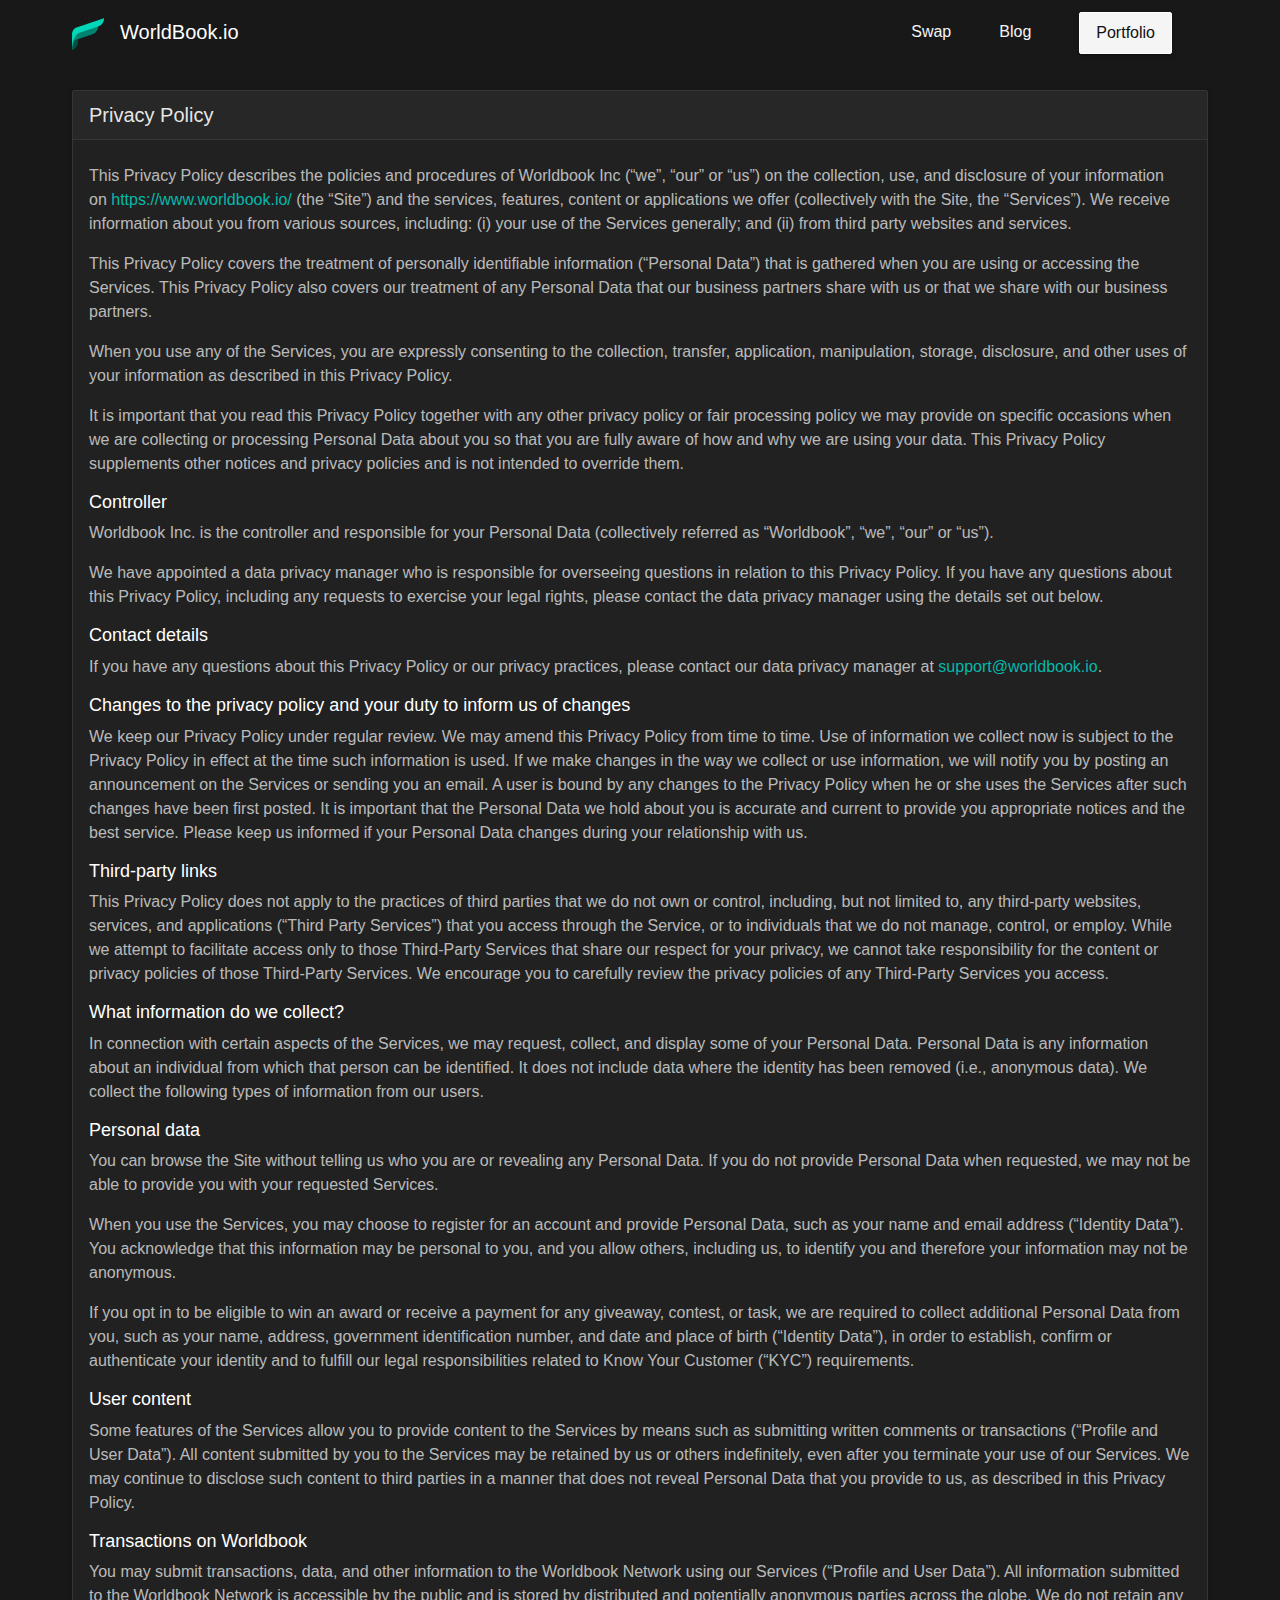
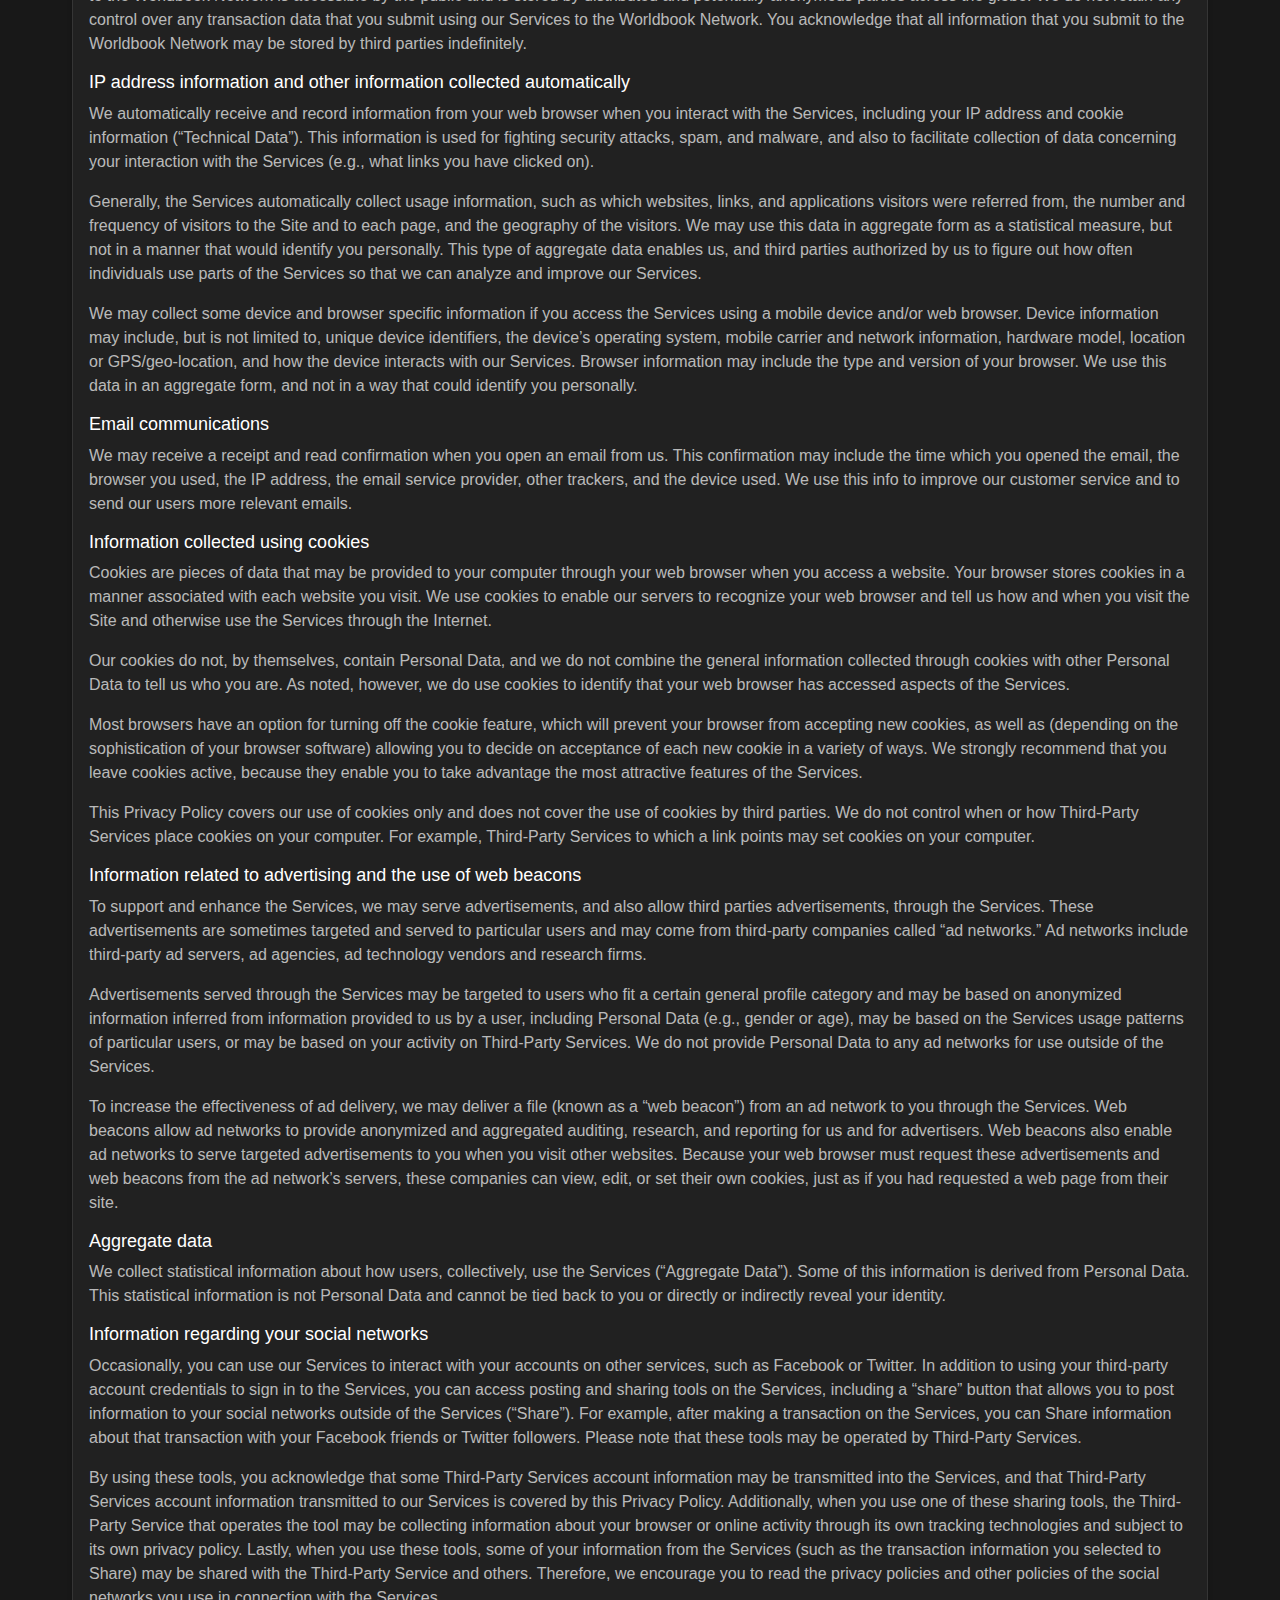
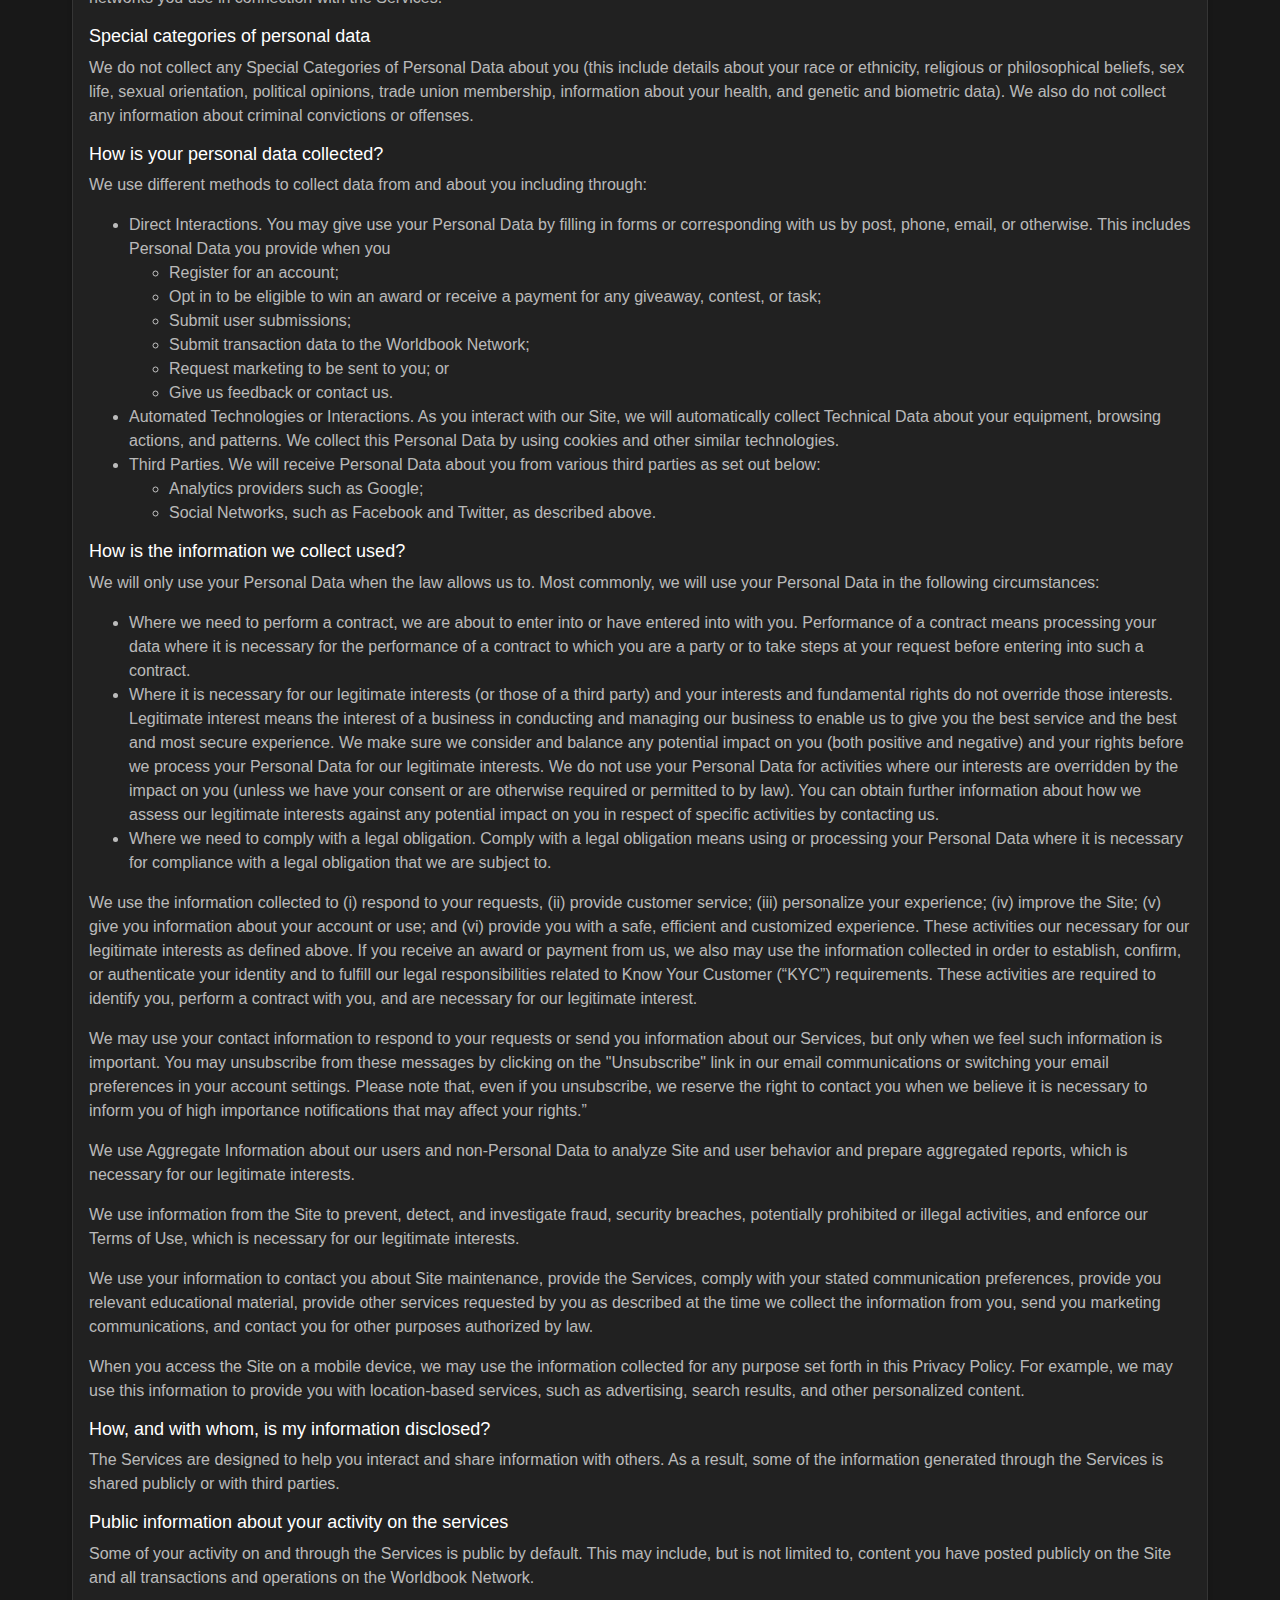
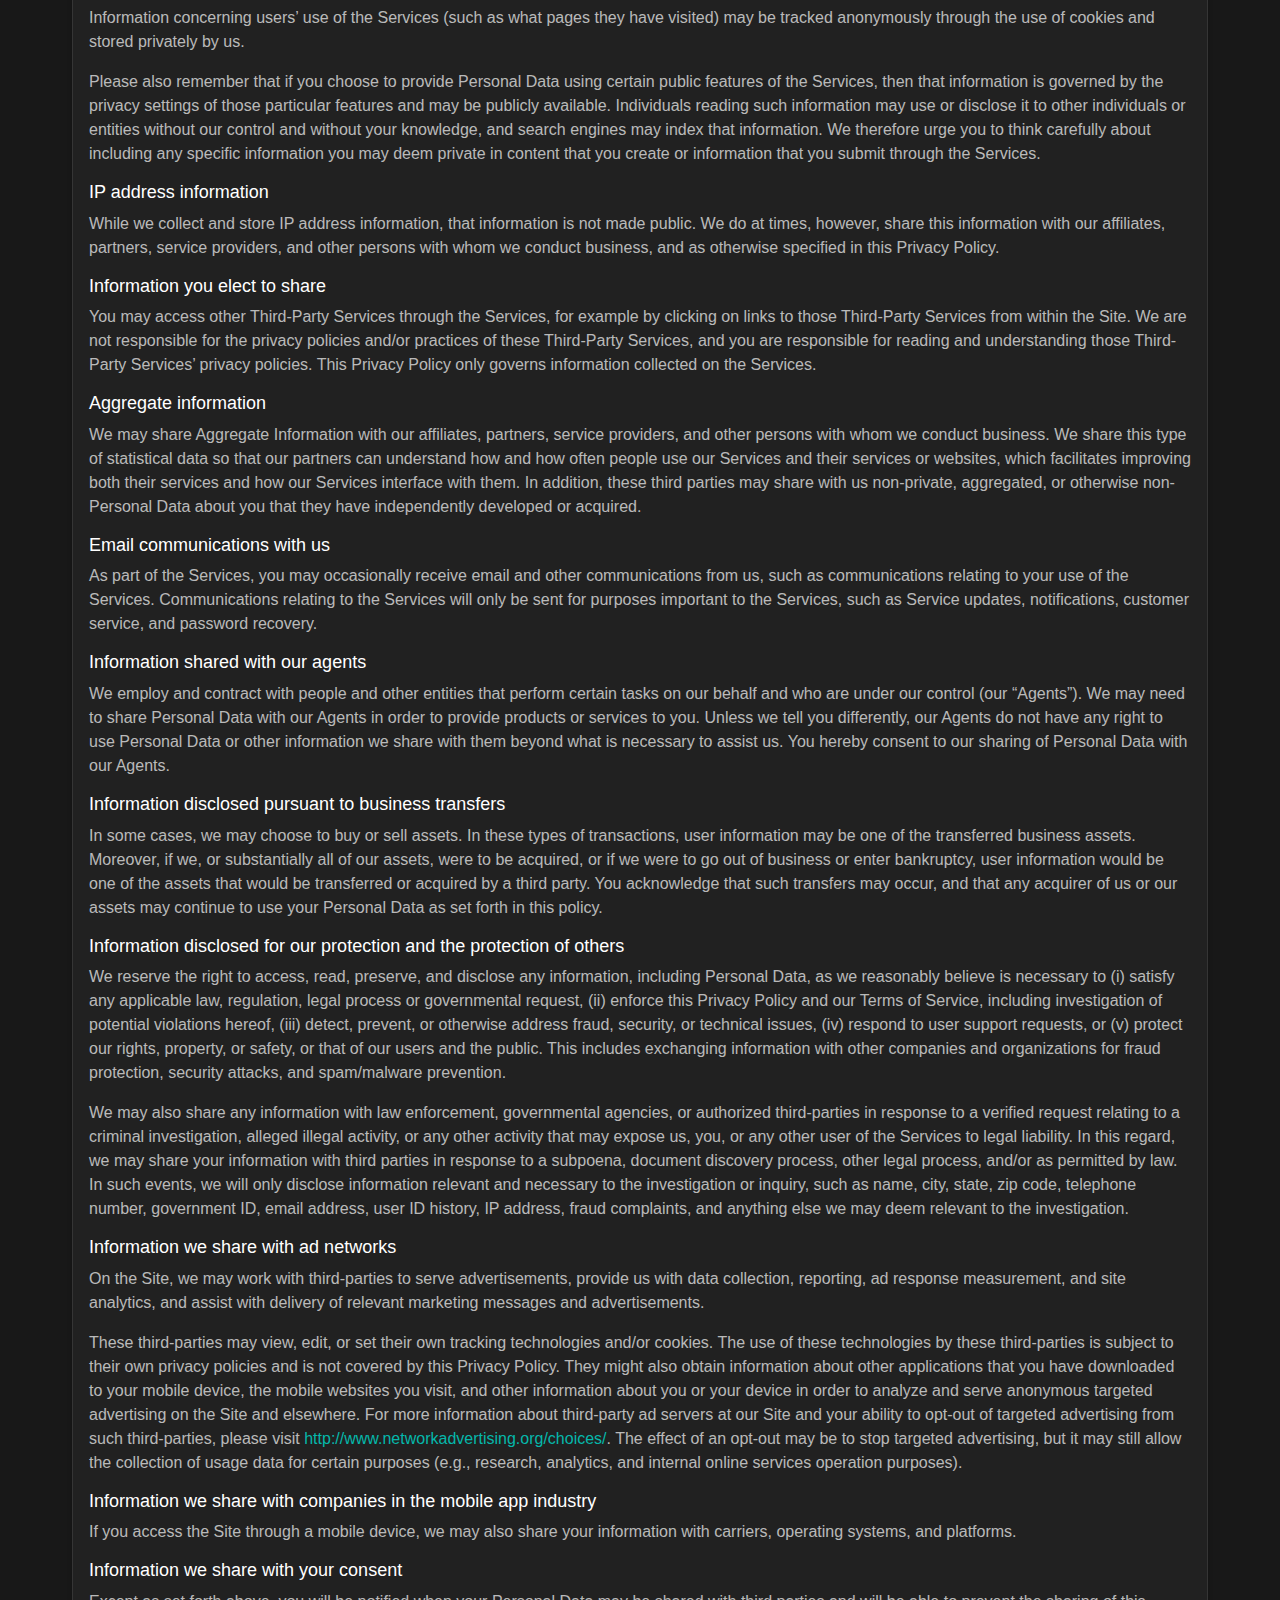
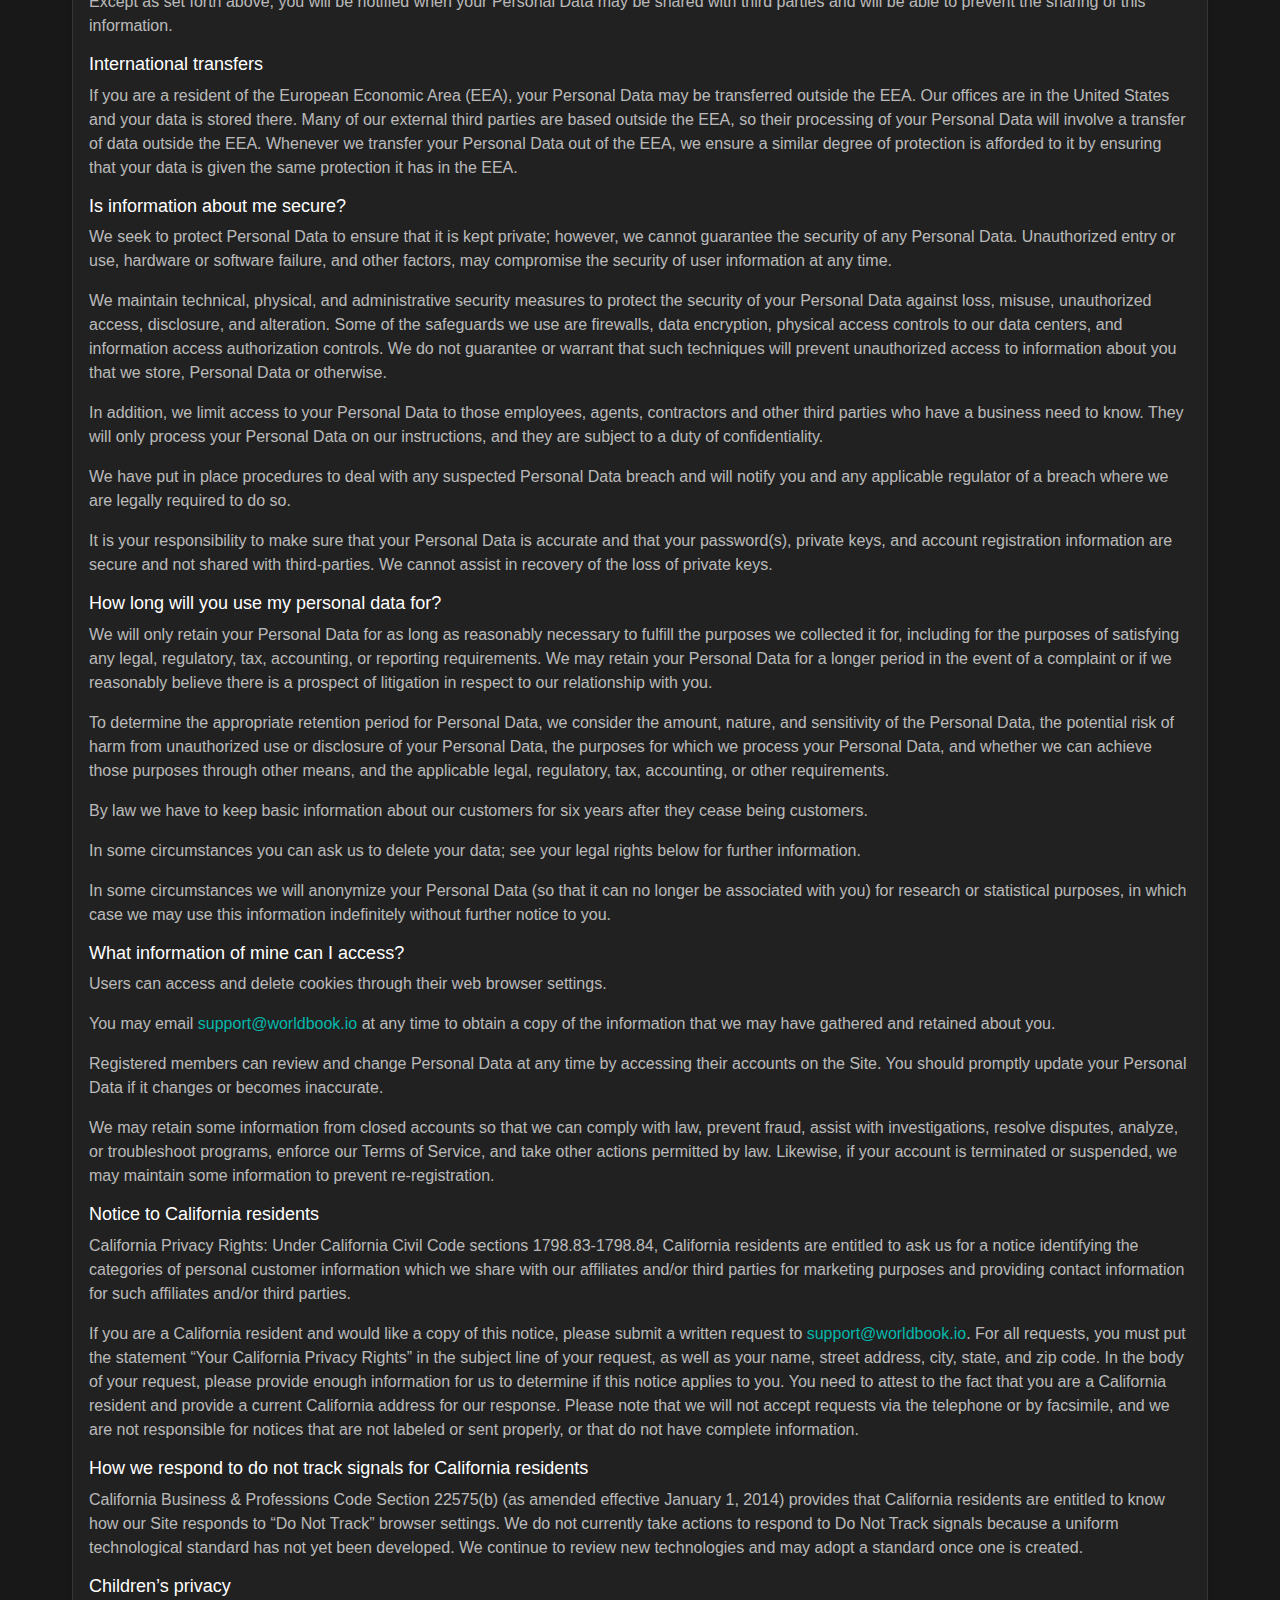
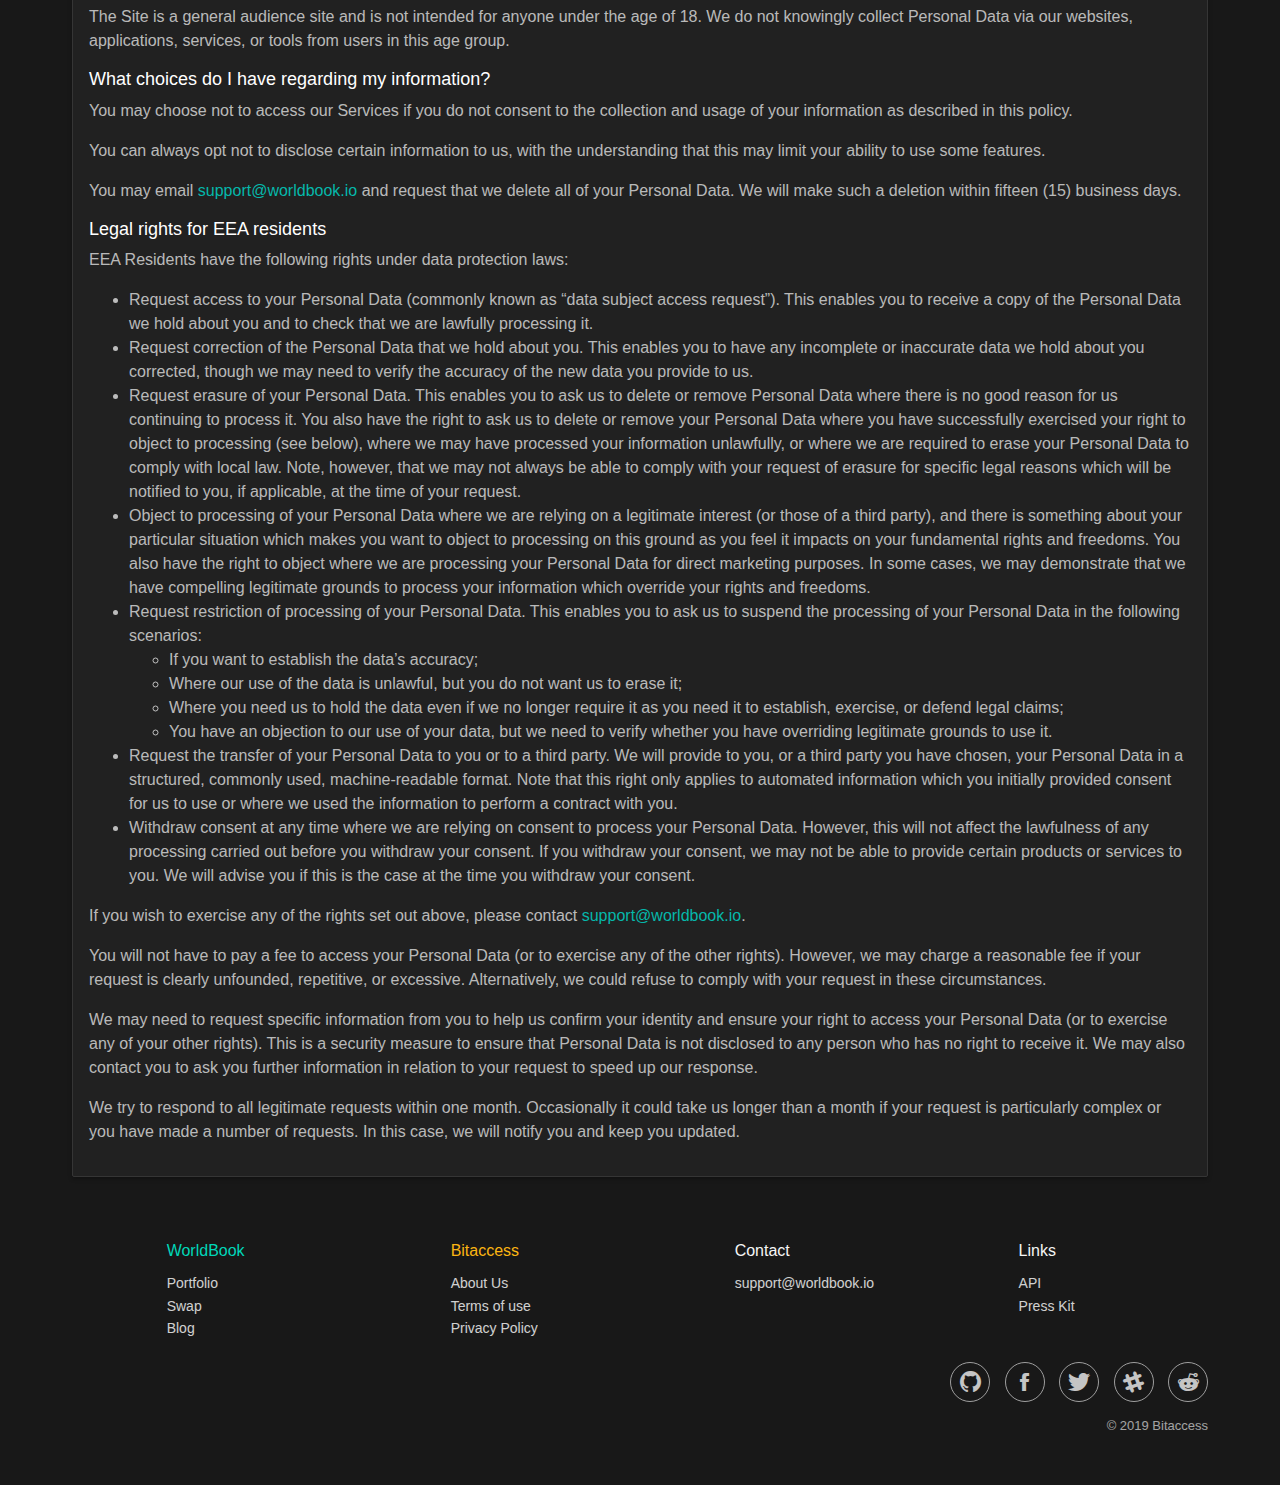
<file: privacy.html>
<!DOCTYPE html>
<html lang="en">
<head>
		<meta charSet="utf-8"/>
		<meta name="viewport" content="width=device-width, initial-scale=1"/>
		<link rel="stylesheet" href="libs/ionicons-2.0/css/ionicons.min.css"/>
		<link rel="stylesheet" href="libs/font-awesome-5.5/css/all.min.css"/>
		<link rel="stylesheet" href="css/styles.css"/>
		<title>WorldBook.io</title>
</head>
<body>

		<nav class="eLlwJIShfuWQ navbar navbar-expand-sm navbar-dark">
				<div class="container">
						<a class="text-white navbar-brand active" href="index.html"><img src="img/faast-logo-64x64.4f4a2fc0.png"/>WorldBook.io</a>
						<button type="button" class="navbar-toggler" data-toggle="collapse" data-target="#navbarSupportedContent">
							<span class="navbar-toggler-icon"></span>
						</button>
						<div class="collapse navbar-collapse" id="navbarSupportedContent">
								<ul class="ml-auto navbar-nav">
										<li class="mr-4 nav-item"><a href="#" class="text-light nav-link">Swap</a></li>
										<li class="mr-4 nav-item"><a href="#" class="text-light nav-link">Blog</a></li>
										<li class="mr-4 nav-item"><a href="#" class="nav-link py-1 nav-link"><button class="btn-light btn">Portfolio</button></a></li>
								</ul>
						</div>
				</div>
		</nav>

		<section class="container my-4">
				<div class="card">
						<div class="font-weight-bold card-header">
								<h4>Privacy Policy</h4>
						</div>
						<div class="text-muted card-body">
								<div>
										<h5 class="text-white"></h5>
										<p>This Privacy Policy describes the policies and procedures of Worldbook Inc (“we”, “our” or “us”) on the collection, use, and disclosure of your information on <a href="index.html">https://www.worldbook.io/</a> (the “Site”) and the services, features, content or applications we offer (collectively with the Site, the “Services”). We receive information about you from various sources, including: (i) your use of the Services generally; and (ii) from third party websites and services.</p>
										<p>This Privacy Policy covers the treatment of personally identifiable information (“Personal Data”) that is gathered when you are using or accessing the Services. This Privacy Policy also covers our treatment of any Personal Data that our business partners share with us or that we share with our business partners.</p>
										<p>When you use any of the Services, you are expressly consenting to the collection, transfer, application, manipulation, storage, disclosure, and other uses of your information as described in this Privacy Policy.</p>
										<p>It is important that you read this Privacy Policy together with any other privacy policy or fair processing policy we may provide on specific occasions when we are collecting or processing Personal Data about you so that you are fully aware of how and why we are using your data. This Privacy Policy supplements other notices and privacy policies and is not intended to override them.</p>
								</div>
								<div>
										<h5 class="text-white">Controller</h5>
										<p>Worldbook Inc. is the controller and responsible for your Personal Data (collectively referred as “Worldbook”, “we”, “our” or “us”).</p>
										<p>We have appointed a data privacy manager who is responsible for overseeing questions in relation to this Privacy Policy. If you have any questions about this Privacy Policy, including any requests to exercise your legal rights, please contact the data privacy manager using the details set out below.</p>
								</div>
								<div>
										<h5 class="text-white">Contact details</h5>
										<p>If you have any questions about this Privacy Policy or our privacy practices, please contact our data privacy manager at <a href="mailto:support@worldbook.io">support@worldbook.io</a>.</p>
								</div>
								<div>
										<h5 class="text-white">Changes to the privacy policy and your duty to inform us of changes</h5>
										<p>We keep our Privacy Policy under regular review. We may amend this Privacy Policy from time to time. Use of information we collect now is subject to the Privacy Policy in effect at the time such information is used. If we make changes in the way we collect or use information, we will notify you by posting an announcement on the Services or sending you an email. A user is bound by any changes to the Privacy Policy when he or she uses the Services after such changes have been first posted. It is important that the Personal Data we hold about you is accurate and current to provide you appropriate notices and the best service. Please keep us informed if your Personal Data changes during your relationship with us.</p>
								</div>
								<div>
										<h5 class="text-white">Third-party links</h5>
										<p>This Privacy Policy does not apply to the practices of third parties that we do not own or control, including, but not limited to, any third-party websites, services, and applications (“Third Party Services”) that you access through the Service, or to individuals that we do not manage, control, or employ. While we attempt to facilitate access only to those Third-Party Services that share our respect for your privacy, we cannot take responsibility for the content or privacy policies of those Third-Party Services. We encourage you to carefully review the privacy policies of any Third-Party Services you access.</p>
								</div>
								<div>
										<h5 class="text-white">What information do we collect?</h5>
										<p>In connection with certain aspects of the Services, we may request, collect, and display some of your Personal Data. Personal Data is any information about an individual from which that person can be identified. It does not include data where the identity has been removed (i.e., anonymous data). We collect the following types of information from our users.</p>
								</div>
								<div>
										<h5 class="text-white">Personal data</h5>
										<p>You can browse the Site without telling us who you are or revealing any Personal Data. If you do not provide Personal Data when requested, we may not be able to provide you with your requested Services.</p>
										<p>When you use the Services, you may choose to register for an account and provide Personal Data, such as your name and email address (“Identity Data”). You acknowledge that this information may be personal to you, and you allow others, including us, to identify you and therefore your information may not be anonymous.</p>
										<p>If you opt in to be eligible to win an award or receive a payment for any giveaway, contest, or task, we are required to collect additional Personal Data from you, such as your name, address, government identification number, and date and place of birth (“Identity Data”), in order to establish, confirm or authenticate your identity and to fulfill our legal responsibilities related to Know Your Customer (“KYC”) requirements.</p>
								</div>
								<div>
										<h5 class="text-white">User content</h5>
										<p>Some features of the Services allow you to provide content to the Services by means such as submitting written comments or transactions (“Profile and User Data”). All content submitted by you to the Services may be retained by us or others indefinitely, even after you terminate your use of our Services. We may continue to disclose such content to third parties in a manner that does not reveal Personal Data that you provide to us, as described in this Privacy Policy.</p>
								</div>
								<div>
										<h5 class="text-white">Transactions on Worldbook</h5>
										<p>You may submit transactions, data, and other information to the Worldbook Network using our Services (“Profile and User Data”). All information submitted to the Worldbook Network is accessible by the public and is stored by distributed and potentially anonymous parties across the globe. We do not retain any control over any transaction data that you submit using our Services to the Worldbook Network. You acknowledge that all information that you submit to the Worldbook Network may be stored by third parties indefinitely.</p>
								</div>
								<div>
										<h5 class="text-white">IP address information and other information collected automatically</h5>
										<p>We automatically receive and record information from your web browser when you interact with the Services, including your IP address and cookie information (“Technical Data”). This information is used for fighting security attacks, spam, and malware, and also to facilitate collection of data concerning your interaction with the Services (e.g., what links you have clicked on).</p>
										<p>Generally, the Services automatically collect usage information, such as which websites, links, and applications visitors were referred from, the number and frequency of visitors to the Site and to each page, and the geography of the visitors. We may use this data in aggregate form as a statistical measure, but not in a manner that would identify you personally. This type of aggregate data enables us, and third parties authorized by us to figure out how often individuals use parts of the Services so that we can analyze and improve our Services.</p>
										<p>We may collect some device and browser specific information if you access the Services using a mobile device and/or web browser. Device information may include, but is not limited to, unique device identifiers, the device’s operating system, mobile carrier and network information, hardware model, location or GPS/geo-location, and how the device interacts with our Services. Browser information may include the type and version of your browser. We use this data in an aggregate form, and not in a way that could identify you personally.</p>
								</div>
								<div>
										<h5 class="text-white">Email communications</h5>
										<p>We may receive a receipt and read confirmation when you open an email from us. This confirmation may include the time which you opened the email, the browser you used, the IP address, the email service provider, other trackers, and the device used. We use this info to improve our customer service and to send our users more relevant emails.</p>
								</div>
								<div>
										<h5 class="text-white">Information collected using cookies</h5>
										<p>Cookies are pieces of data that may be provided to your computer through your web browser when you access a website. Your browser stores cookies in a manner associated with each website you visit. We use cookies to enable our servers to recognize your web browser and tell us how and when you visit the Site and otherwise use the Services through the Internet.</p>
										<p>Our cookies do not, by themselves, contain Personal Data, and we do not combine the general information collected through cookies with other Personal Data to tell us who you are. As noted, however, we do use cookies to identify that your web browser has accessed aspects of the Services.</p>
										<p>Most browsers have an option for turning off the cookie feature, which will prevent your browser from accepting new cookies, as well as (depending on the sophistication of your browser software) allowing you to decide on acceptance of each new cookie in a variety of ways. We strongly recommend that you leave cookies active, because they enable you to take advantage the most attractive features of the Services.</p>
										<p>This Privacy Policy covers our use of cookies only and does not cover the use of cookies by third parties. We do not control when or how Third-Party Services place cookies on your computer. For example, Third-Party Services to which a link points may set cookies on your computer.</p>
								</div>
								<div>
										<h5 class="text-white">Information related to advertising and the use of web beacons</h5>
										<p>To support and enhance the Services, we may serve advertisements, and also allow third parties advertisements, through the Services. These advertisements are sometimes targeted and served to particular users and may come from third-party companies called “ad networks.” Ad networks include third-party ad servers, ad agencies, ad technology vendors and research firms.</p>
										<p>Advertisements served through the Services may be targeted to users who fit a certain general profile category and may be based on anonymized information inferred from information provided to us by a user, including Personal Data (e.g., gender or age), may be based on the Services usage patterns of particular users, or may be based on your activity on Third-Party Services. We do not provide Personal Data to any ad networks for use outside of the Services.</p>
										<p>To increase the effectiveness of ad delivery, we may deliver a file (known as a “web beacon”) from an ad network to you through the Services. Web beacons allow ad networks to provide anonymized and aggregated auditing, research, and reporting for us and for advertisers. Web beacons also enable ad networks to serve targeted advertisements to you when you visit other websites. Because your web browser must request these advertisements and web beacons from the ad network’s servers, these companies can view, edit, or set their own cookies, just as if you had requested a web page from their site.</p>
								</div>
								<div>
										<h5 class="text-white">Aggregate data</h5>
										<p>We collect statistical information about how users, collectively, use the Services (“Aggregate Data”). Some of this information is derived from Personal Data. This statistical information is not Personal Data and cannot be tied back to you or directly or indirectly reveal your identity.</p>
								</div>
								<div>
										<h5 class="text-white">Information regarding your social networks</h5>
										<p>Occasionally, you can use our Services to interact with your accounts on other services, such as Facebook or Twitter. In addition to using your third-party account credentials to sign in to the Services, you can access posting and sharing tools on the Services, including a “share” button that allows you to post information to your social networks outside of the Services (“Share”). For example, after making a transaction on the Services, you can Share information about that transaction with your Facebook friends or Twitter followers. Please note that these tools may be operated by Third-Party Services.</p>
										<p>By using these tools, you acknowledge that some Third-Party Services account information may be transmitted into the Services, and that Third-Party Services account information transmitted to our Services is covered by this Privacy Policy. Additionally, when you use one of these sharing tools, the Third-Party Service that operates the tool may be collecting information about your browser or online activity through its own tracking technologies and subject to its own privacy policy. Lastly, when you use these tools, some of your information from the Services (such as the transaction information you selected to Share) may be shared with the Third-Party Service and others. Therefore, we encourage you to read the privacy policies and other policies of the social networks you use in connection with the Services.</p>
								</div>
								<div>
										<h5 class="text-white">Special categories of personal data</h5>
										<p>We do not collect any Special Categories of Personal Data about you (this include details about your race or ethnicity, religious or philosophical beliefs, sex life, sexual orientation, political opinions, trade union membership, information about your health, and genetic and biometric data). We also do not collect any information about criminal convictions or offenses.</p>
								</div>
								<div>
										<h5 class="text-white">How is your personal data collected?</h5>
										<p>We use different methods to collect data from and about you including through:</p>
										<ul>
											<li>
												Direct Interactions. You may give use your Personal Data by filling in forms or corresponding with us by post, phone, email, or otherwise. This includes Personal Data you provide when you
												<ul>
													<li>Register for an account;</li>
													<li>Opt in to be eligible to win an award or receive a payment for any giveaway, contest, or task;</li>
													<li>Submit user submissions;</li>
													<li>Submit transaction data to the Worldbook Network;</li>
													<li>Request marketing to be sent to you; or</li>
													<li>Give us feedback or contact us.</li>
												</ul>
											</li>
											<li>Automated Technologies or Interactions. As you interact with our Site, we will automatically collect Technical Data about your equipment, browsing actions, and patterns. We collect this Personal Data by using cookies and other similar technologies.</li>
											<li>
												Third Parties. We will receive Personal Data about you from various third parties as set out below:
												<ul>
													<li>Analytics providers such as Google;</li>
													<li>Social Networks, such as Facebook and Twitter, as described above.</li>
												</ul>
											</li>
										</ul>
								</div>
								<div>
										<h5 class="text-white">How is the information we collect used?</h5>
										<p>We will only use your Personal Data when the law allows us to. Most commonly, we will use your Personal Data in the following circumstances:</p>
										<ul>
											<li>Where we need to perform a contract, we are about to enter into or have entered into with you. Performance of a contract means processing your data where it is necessary for the performance of a contract to which you are a party or to take steps at your request before entering into such a contract.</li>
											<li>Where it is necessary for our legitimate interests (or those of a third party) and your interests and fundamental rights do not override those interests. Legitimate interest means the interest of a business in conducting and managing our business to enable us to give you the best service and the best and most secure experience. We make sure we consider and balance any potential impact on you (both positive and negative) and your rights before we process your Personal Data for our legitimate interests. We do not use your Personal Data for activities where our interests are overridden by the impact on you (unless we have your consent or are otherwise required or permitted to by law). You can obtain further information about how we assess our legitimate interests against any potential impact on you in respect of specific activities by contacting us.</li>
											<li>Where we need to comply with a legal obligation. Comply with a legal obligation means using or processing your Personal Data where it is necessary for compliance with a legal obligation that we are subject to.</li>
										</ul>
										<p>We use the information collected to (i) respond to your requests, (ii) provide customer service; (iii) personalize your experience; (iv) improve the Site; (v) give you information about your account or use; and (vi) provide you with a safe, efficient and customized experience. These activities our necessary for our legitimate interests as defined above. If you receive an award or payment from us, we also may use the information collected in order to establish, confirm, or authenticate your identity and to fulfill our legal responsibilities related to Know Your Customer (“KYC”) requirements. These activities are required to identify you, perform a contract with you, and are necessary for our legitimate interest.</p>
										<p>We may use your contact information to respond to your requests or send you information about our Services, but only when we feel such information is important. You may unsubscribe from these messages by clicking on the "Unsubscribe" link in our email communications or switching your email preferences in your account settings. Please note that, even if you unsubscribe, we reserve the right to contact you when we believe it is necessary to inform you of high importance notifications that may affect your rights.”</p>
										<p>We use Aggregate Information about our users and non-Personal Data to analyze Site and user behavior and prepare aggregated reports, which is necessary for our legitimate interests.</p>
										<p>We use information from the Site to prevent, detect, and investigate fraud, security breaches, potentially prohibited or illegal activities, and enforce our Terms of Use, which is necessary for our legitimate interests.</p>
										<p>We use your information to contact you about Site maintenance, provide the Services, comply with your stated communication preferences, provide you relevant educational material, provide other services requested by you as described at the time we collect the information from you, send you marketing communications, and contact you for other purposes authorized by law.</p>
										<p>When you access the Site on a mobile device, we may use the information collected for any purpose set forth in this Privacy Policy. For example, we may use this information to provide you with location-based services, such as advertising, search results, and other personalized content.</p>
								</div>
								<div>
										<h5 class="text-white">How, and with whom, is my information disclosed?</h5>
										<p>The Services are designed to help you interact and share information with others. As a result, some of the information generated through the Services is shared publicly or with third parties.</p>
								</div>
								<div>
										<h5 class="text-white">Public information about your activity on the services</h5>
										<p>Some of your activity on and through the Services is public by default. This may include, but is not limited to, content you have posted publicly on the Site and all transactions and operations on the Worldbook Network.</p>
										<p>Information concerning users’ use of the Services (such as what pages they have visited) may be tracked anonymously through the use of cookies and stored privately by us.</p>
										<p>Please also remember that if you choose to provide Personal Data using certain public features of the Services, then that information is governed by the privacy settings of those particular features and may be publicly available. Individuals reading such information may use or disclose it to other individuals or entities without our control and without your knowledge, and search engines may index that information. We therefore urge you to think carefully about including any specific information you may deem private in content that you create or information that you submit through the Services.</p>
								</div>
								<div>
										<h5 class="text-white">IP address information</h5>
										<p>While we collect and store IP address information, that information is not made public. We do at times, however, share this information with our affiliates, partners, service providers, and other persons with whom we conduct business, and as otherwise specified in this Privacy Policy.</p>
								</div>
								<div>
										<h5 class="text-white">Information you elect to share</h5>
										<p>You may access other Third-Party Services through the Services, for example by clicking on links to those Third-Party Services from within the Site. We are not responsible for the privacy policies and/or practices of these Third-Party Services, and you are responsible for reading and understanding those Third-Party Services’ privacy policies. This Privacy Policy only governs information collected on the Services.</p>
								</div>
								<div>
										<h5 class="text-white">Aggregate information</h5>
										<p>We may share Aggregate Information with our affiliates, partners, service providers, and other persons with whom we conduct business. We share this type of statistical data so that our partners can understand how and how often people use our Services and their services or websites, which facilitates improving both their services and how our Services interface with them. In addition, these third parties may share with us non-private, aggregated, or otherwise non-Personal Data about you that they have independently developed or acquired.</p>
								</div>
								<div>
										<h5 class="text-white">Email communications with us</h5>
										<p>As part of the Services, you may occasionally receive email and other communications from us, such as communications relating to your use of the Services. Communications relating to the Services will only be sent for purposes important to the Services, such as Service updates, notifications, customer service, and password recovery.</p>
								</div>
								<div>
										<h5 class="text-white">Information shared with our agents</h5>
										<p>We employ and contract with people and other entities that perform certain tasks on our behalf and who are under our control (our “Agents”). We may need to share Personal Data with our Agents in order to provide products or services to you. Unless we tell you differently, our Agents do not have any right to use Personal Data or other information we share with them beyond what is necessary to assist us. You hereby consent to our sharing of Personal Data with our Agents.</p>
								</div>
								<div>
										<h5 class="text-white">Information disclosed pursuant to business transfers</h5>
										<p>In some cases, we may choose to buy or sell assets. In these types of transactions, user information may be one of the transferred business assets. Moreover, if we, or substantially all of our assets, were to be acquired, or if we were to go out of business or enter bankruptcy, user information would be one of the assets that would be transferred or acquired by a third party. You acknowledge that such transfers may occur, and that any acquirer of us or our assets may continue to use your Personal Data as set forth in this policy.</p>
								</div>
								<div>
										<h5 class="text-white">Information disclosed for our protection and the protection of others</h5>
										<p>We reserve the right to access, read, preserve, and disclose any information, including Personal Data, as we reasonably believe is necessary to (i) satisfy any applicable law, regulation, legal process or governmental request, (ii) enforce this Privacy Policy and our Terms of Service, including investigation of potential violations hereof, (iii) detect, prevent, or otherwise address fraud, security, or technical issues, (iv) respond to user support requests, or (v) protect our rights, property, or safety, or that of our users and the public. This includes exchanging information with other companies and organizations for fraud protection, security attacks, and spam/malware prevention.</p>
										<p>We may also share any information with law enforcement, governmental agencies, or authorized third-parties in response to a verified request relating to a criminal investigation, alleged illegal activity, or any other activity that may expose us, you, or any other user of the Services to legal liability. In this regard, we may share your information with third parties in response to a subpoena, document discovery process, other legal process, and/or as permitted by law. In such events, we will only disclose information relevant and necessary to the investigation or inquiry, such as name, city, state, zip code, telephone number, government ID, email address, user ID history, IP address, fraud complaints, and anything else we may deem relevant to the investigation.</p>
								</div>
								<div>
										<h5 class="text-white">Information we share with ad networks</h5>
										<p>On the Site, we may work with third-parties to serve advertisements, provide us with data collection, reporting, ad response measurement, and site analytics, and assist with delivery of relevant marketing messages and advertisements.</p>
										<p>These third-parties may view, edit, or set their own tracking technologies and/or cookies. The use of these technologies by these third-parties is subject to their own privacy policies and is not covered by this Privacy Policy. They might also obtain information about other applications that you have downloaded to your mobile device, the mobile websites you visit, and other information about you or your device in order to analyze and serve anonymous targeted advertising on the Site and elsewhere. For more information about third-party ad servers at our Site and your ability to opt-out of targeted advertising from such third-parties, please visit <a href="http://www.networkadvertising.org/choices/" target="_blank">http://www.networkadvertising.org/choices/</a>. The effect of an opt-out may be to stop targeted advertising, but it may still allow the collection of usage data for certain purposes (e.g., research, analytics, and internal online services operation purposes).</p>
								</div>
								<div>
										<h5 class="text-white">Information we share with companies in the mobile app industry</h5>
										<p>If you access the Site through a mobile device, we may also share your information with carriers, operating systems, and platforms.</p>
								</div>
								<div>
										<h5 class="text-white">Information we share with your consent</h5>
										<p>Except as set forth above, you will be notified when your Personal Data may be shared with third parties and will be able to prevent the sharing of this information.</p>
								</div>
								<div>
										<h5 class="text-white">International transfers</h5>
										<p>If you are a resident of the European Economic Area (EEA), your Personal Data may be transferred outside the EEA. Our offices are in the United States and your data is stored there. Many of our external third parties are based outside the EEA, so their processing of your Personal Data will involve a transfer of data outside the EEA. Whenever we transfer your Personal Data out of the EEA, we ensure a similar degree of protection is afforded to it by ensuring that your data is given the same protection it has in the EEA.</p>
								</div>
								<div>
										<h5 class="text-white">Is information about me secure?</h5>
										<p>We seek to protect Personal Data to ensure that it is kept private; however, we cannot guarantee the security of any Personal Data. Unauthorized entry or use, hardware or software failure, and other factors, may compromise the security of user information at any time.</p>
										<p>We maintain technical, physical, and administrative security measures to protect the security of your Personal Data against loss, misuse, unauthorized access, disclosure, and alteration. Some of the safeguards we use are firewalls, data encryption, physical access controls to our data centers, and information access authorization controls. We do not guarantee or warrant that such techniques will prevent unauthorized access to information about you that we store, Personal Data or otherwise.</p>
										<p>In addition, we limit access to your Personal Data to those employees, agents, contractors and other third parties who have a business need to know. They will only process your Personal Data on our instructions, and they are subject to a duty of confidentiality.</p>
										<p>We have put in place procedures to deal with any suspected Personal Data breach and will notify you and any applicable regulator of a breach where we are legally required to do so.</p>
										<p>It is your responsibility to make sure that your Personal Data is accurate and that your password(s), private keys, and account registration information are secure and not shared with third-parties. We cannot assist in recovery of the loss of private keys.</p>
								</div>
								<div>
										<h5 class="text-white">How long will you use my personal data for?</h5>
										<p>We will only retain your Personal Data for as long as reasonably necessary to fulfill the purposes we collected it for, including for the purposes of satisfying any legal, regulatory, tax, accounting, or reporting requirements. We may retain your Personal Data for a longer period in the event of a complaint or if we reasonably believe there is a prospect of litigation in respect to our relationship with you.</p>
										<p>To determine the appropriate retention period for Personal Data, we consider the amount, nature, and sensitivity of the Personal Data, the potential risk of harm from unauthorized use or disclosure of your Personal Data, the purposes for which we process your Personal Data, and whether we can achieve those purposes through other means, and the applicable legal, regulatory, tax, accounting, or other requirements.</p>
										<p>By law we have to keep basic information about our customers for six years after they cease being customers.</p>
										<p>In some circumstances you can ask us to delete your data; see your legal rights below for further information.</p>
										<p>In some circumstances we will anonymize your Personal Data (so that it can no longer be associated with you) for research or statistical purposes, in which case we may use this information indefinitely without further notice to you.</p>
								</div>
								<div>
										<h5 class="text-white">What information of mine can I access?</h5>
										<p>Users can access and delete cookies through their web browser settings.</p>
										<p>You may email <a href="mailto:support@worldbook.io">support@worldbook.io</a> at any time to obtain a copy of the information that we may have gathered and retained about you.</p>
										<p>Registered members can review and change Personal Data at any time by accessing their accounts on the Site. You should promptly update your Personal Data if it changes or becomes inaccurate.</p>
										<p>We may retain some information from closed accounts so that we can comply with law, prevent fraud, assist with investigations, resolve disputes, analyze, or troubleshoot programs, enforce our Terms of Service, and take other actions permitted by law. Likewise, if your account is terminated or suspended, we may maintain some information to prevent re-registration.</p>
								</div>
								<div>
										<h5 class="text-white">Notice to California residents</h5>
										<p>California Privacy Rights: Under California Civil Code sections 1798.83-1798.84, California residents are entitled to ask us for a notice identifying the categories of personal customer information which we share with our affiliates and/or third parties for marketing purposes and providing contact information for such affiliates and/or third parties.</p>
										<p>If you are a California resident and would like a copy of this notice, please submit a written request to <a href="mailto:support@worldbook.io">support@worldbook.io</a>. For all requests, you must put the statement “Your California Privacy Rights” in the subject line of your request, as well as your name, street address, city, state, and zip code. In the body of your request, please provide enough information for us to determine if this notice applies to you. You need to attest to the fact that you are a California resident and provide a current California address for our response. Please note that we will not accept requests via the telephone or by facsimile, and we are not responsible for notices that are not labeled or sent properly, or that do not have complete information.</p>
								</div>
								<div>
										<h5 class="text-white">How we respond to do not track signals for California residents</h5>
										<p>California Business & Professions Code Section 22575(b) (as amended effective January 1, 2014) provides that California residents are entitled to know how our Site responds to “Do Not Track” browser settings. We do not currently take actions to respond to Do Not Track signals because a uniform technological standard has not yet been developed. We continue to review new technologies and may adopt a standard once one is created.</p>
								</div>
								<div>
										<h5 class="text-white">Children’s privacy</h5>
										<p>The Site is a general audience site and is not intended for anyone under the age of 18. We do not knowingly collect Personal Data via our websites, applications, services, or tools from users in this age group.</p>
								</div>
								<div>
										<h5 class="text-white">What choices do I have regarding my information?</h5>
										<p>You may choose not to access our Services if you do not consent to the collection and usage of your information as described in this policy.</p>
										<p>You can always opt not to disclose certain information to us, with the understanding that this may limit your ability to use some features.</p>
										<p>You may email <a href="mailto:support@worldbook.io">support@worldbook.io</a> and request that we delete all of your Personal Data. We will make such a deletion within fifteen (15) business days.</p>
								</div>
								<div>
										<h5 class="text-white">Legal rights for EEA residents</h5>
										<p>EEA Residents have the following rights under data protection laws:</p>
										<ul>
											<li>Request access to your Personal Data (commonly known as “data subject access request”). This enables you to receive a copy of the Personal Data we hold about you and to check that we are lawfully processing it.</li>
											<li>Request correction of the Personal Data that we hold about you. This enables you to have any incomplete or inaccurate data we hold about you corrected, though we may need to verify the accuracy of the new data you provide to us.</li>
											<li>Request erasure of your Personal Data. This enables you to ask us to delete or remove Personal Data where there is no good reason for us continuing to process it. You also have the right to ask us to delete or remove your Personal Data where you have successfully exercised your right to object to processing (see below), where we may have processed your information unlawfully, or where we are required to erase your Personal Data to comply with local law. Note, however, that we may not always be able to comply with your request of erasure for specific legal reasons which will be notified to you, if applicable, at the time of your request.</li>
											<li>Object to processing of your Personal Data where we are relying on a legitimate interest (or those of a third party), and there is something about your particular situation which makes you want to object to processing on this ground as you feel it impacts on your fundamental rights and freedoms. You also have the right to object where we are processing your Personal Data for direct marketing purposes. In some cases, we may demonstrate that we have compelling legitimate grounds to process your information which override your rights and freedoms.</li>
											<li>
												Request restriction of processing of your Personal Data. This enables you to ask us to suspend the processing of your Personal Data in the following scenarios:
												<ul>
													<li>If you want to establish the data’s accuracy;</li>
													<li>Where our use of the data is unlawful, but you do not want us to erase it;</li>
													<li>Where you need us to hold the data even if we no longer require it as you need it to establish, exercise, or defend legal claims;</li>
													<li>You have an objection to our use of your data, but we need to verify whether you have overriding legitimate grounds to use it.</li>
												</ul>
											</li>
											<li>Request the transfer of your Personal Data to you or to a third party. We will provide to you, or a third party you have chosen, your Personal Data in a structured, commonly used, machine-readable format. Note that this right only applies to automated information which you initially provided consent for us to use or where we used the information to perform a contract with you.</li>
											<li>Withdraw consent at any time where we are relying on consent to process your Personal Data. However, this will not affect the lawfulness of any processing carried out before you withdraw your consent. If you withdraw your consent, we may not be able to provide certain products or services to you. We will advise you if this is the case at the time you withdraw your consent.</li>
										</ul>
										<p>If you wish to exercise any of the rights set out above, please contact <a href="mailto:support@worldbook.io">support@worldbook.io</a>.</p>
										<p>You will not have to pay a fee to access your Personal Data (or to exercise any of the other rights). However, we may charge a reasonable fee if your request is clearly unfounded, repetitive, or excessive. Alternatively, we could refuse to comply with your request in these circumstances.</p>
										<p>We may need to request specific information from you to help us confirm your identity and ensure your right to access your Personal Data (or to exercise any of your other rights). This is a security measure to ensure that Personal Data is not disclosed to any person who has no right to receive it. We may also contact you to ask you further information in relation to your request to speed up our response.</p>
										<p>We try to respond to all legitimate requests within one month. Occasionally it could take us longer than a month if your request is particularly complex or you have made a number of requests. In this case, we will notify you and keep you updated.</p>
								</div>
						</div>
				</div>
		</section>

		<footer class="footer-clean">
				<div class="container">
						<div class="row no-gutters">
								<div class="col-6 col-sm-6 col-md-2 col-xl-2 offset-xl-1 item">
										<h3 style="color:#00d7b8">WorldBook</h3>
										<ul>
												<li><a class="text-white" href="#" target="_blank noopener noreferrer">Portfolio</a></li>
												<li><a class="text-white" href="#" target="_blank noopener noreferrer">Swap</a></li>
												<li><a class="text-white" href="#" target="_blank noopener noreferrer">Blog</a></li>
										</ul>
								</div>
								<div class="col-6 col-sm-6 col-md-2 col-xl-2 offset-md-1 offset-xl-1 item">
										<h3 style="color:rgb(251,181,18)">Bitaccess</h3>
										<ul>
												<li><a class="text-white" href="#" target="_blank noopener noreferrer">About Us</a></li>
												<li><a class="text-white" href="terms.html" target="_blank noopener noreferrer">Terms of use</a></li>
												<li><a class="text-white" href="privacy.html" target="_blank noopener noreferrer">Privacy Policy</a></li>
										</ul>
								</div>
								<div class="col-6 col-sm-6 col-md-2 col-xl-2 offset-md-2 offset-xl-1 item">
										<h3 class="text-light">Contact</h3>
										<ul>
												<li><a class="text-white" href="mailto:support@worldbook.io">support@worldbook.io</a></li>
										</ul>
								</div>
								<div class="col-6 col-sm-6 col-md-2 col-xl-2 offset-md-1 offset-xl-1 item">
										<h3 class="text-light">Links</h3>
										<ul>
												<li><a class="text-white" href="#" target="_blank noopener noreferrer">API</a></li>
												<li><a class="text-white" href="#" target="_blank noopener noreferrer">Press Kit</a></li>
												<li></li>
										</ul>
								</div>
								<div class="col-lg-12 col-xl-12 offset-lg-0 offset-xl-0 item social text-white">
										<a href="#"><i class="icon ion-social-github"></i></a>
										<a href="#" target="_blank noopener noreferrer"><i class="icon ion-social-facebook"></i></a>
										<a href="#"><i class="icon ion-social-twitter"></i></a>
										<a href="#" target="_blank noopener noreferrer"><i class="fab fa-slack-hash"></i></a>
										<a href="#" target="_blank noopener noreferrer"><i class="icon ion-social-reddit"></i></a>
										<p class="lead text-white copyright">© 2019 Bitaccess</p>
								</div>
						</div>
				</div>
		</footer>

		<script src="https://code.jquery.com/jquery-3.3.1.slim.min.js" integrity="sha384-q8i/X+965DzO0rT7abK41JStQIAqVgRVzpbzo5smXKp4YfRvH+8abtTE1Pi6jizo" crossorigin="anonymous"></script>
		<script src="https://cdnjs.cloudflare.com/ajax/libs/popper.js/1.14.7/umd/popper.min.js" integrity="sha384-UO2eT0CpHqdSJQ6hJty5KVphtPhzWj9WO1clHTMGa3JDZwrnQq4sF86dIHNDz0W1" crossorigin="anonymous"></script>
		<script src="https://stackpath.bootstrapcdn.com/bootstrap/4.3.1/js/bootstrap.min.js" integrity="sha384-JjSmVgyd0p3pXB1rRibZUAYoIIy6OrQ6VrjIEaFf/nJGzIxFDsf4x0xIM+B07jRM" crossorigin="anonymous"></script>
		
</body>
</html>
</file>
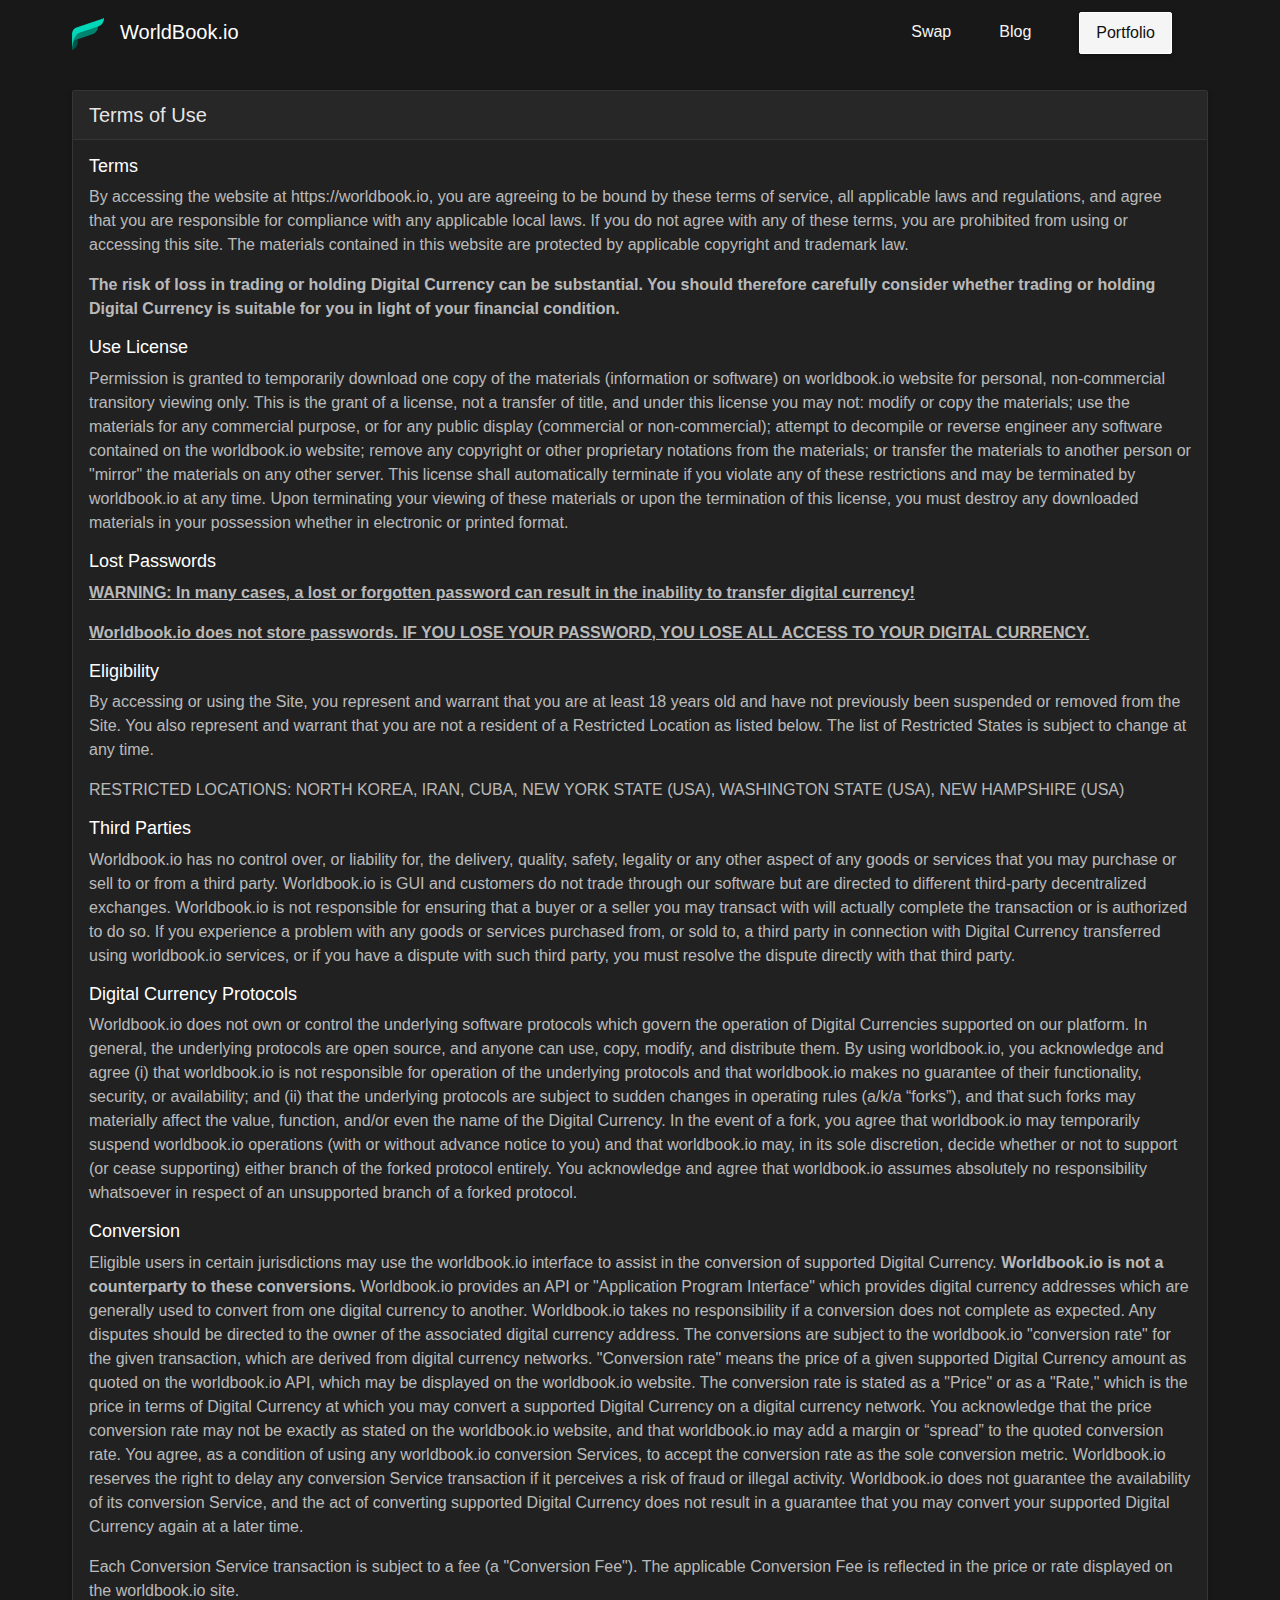
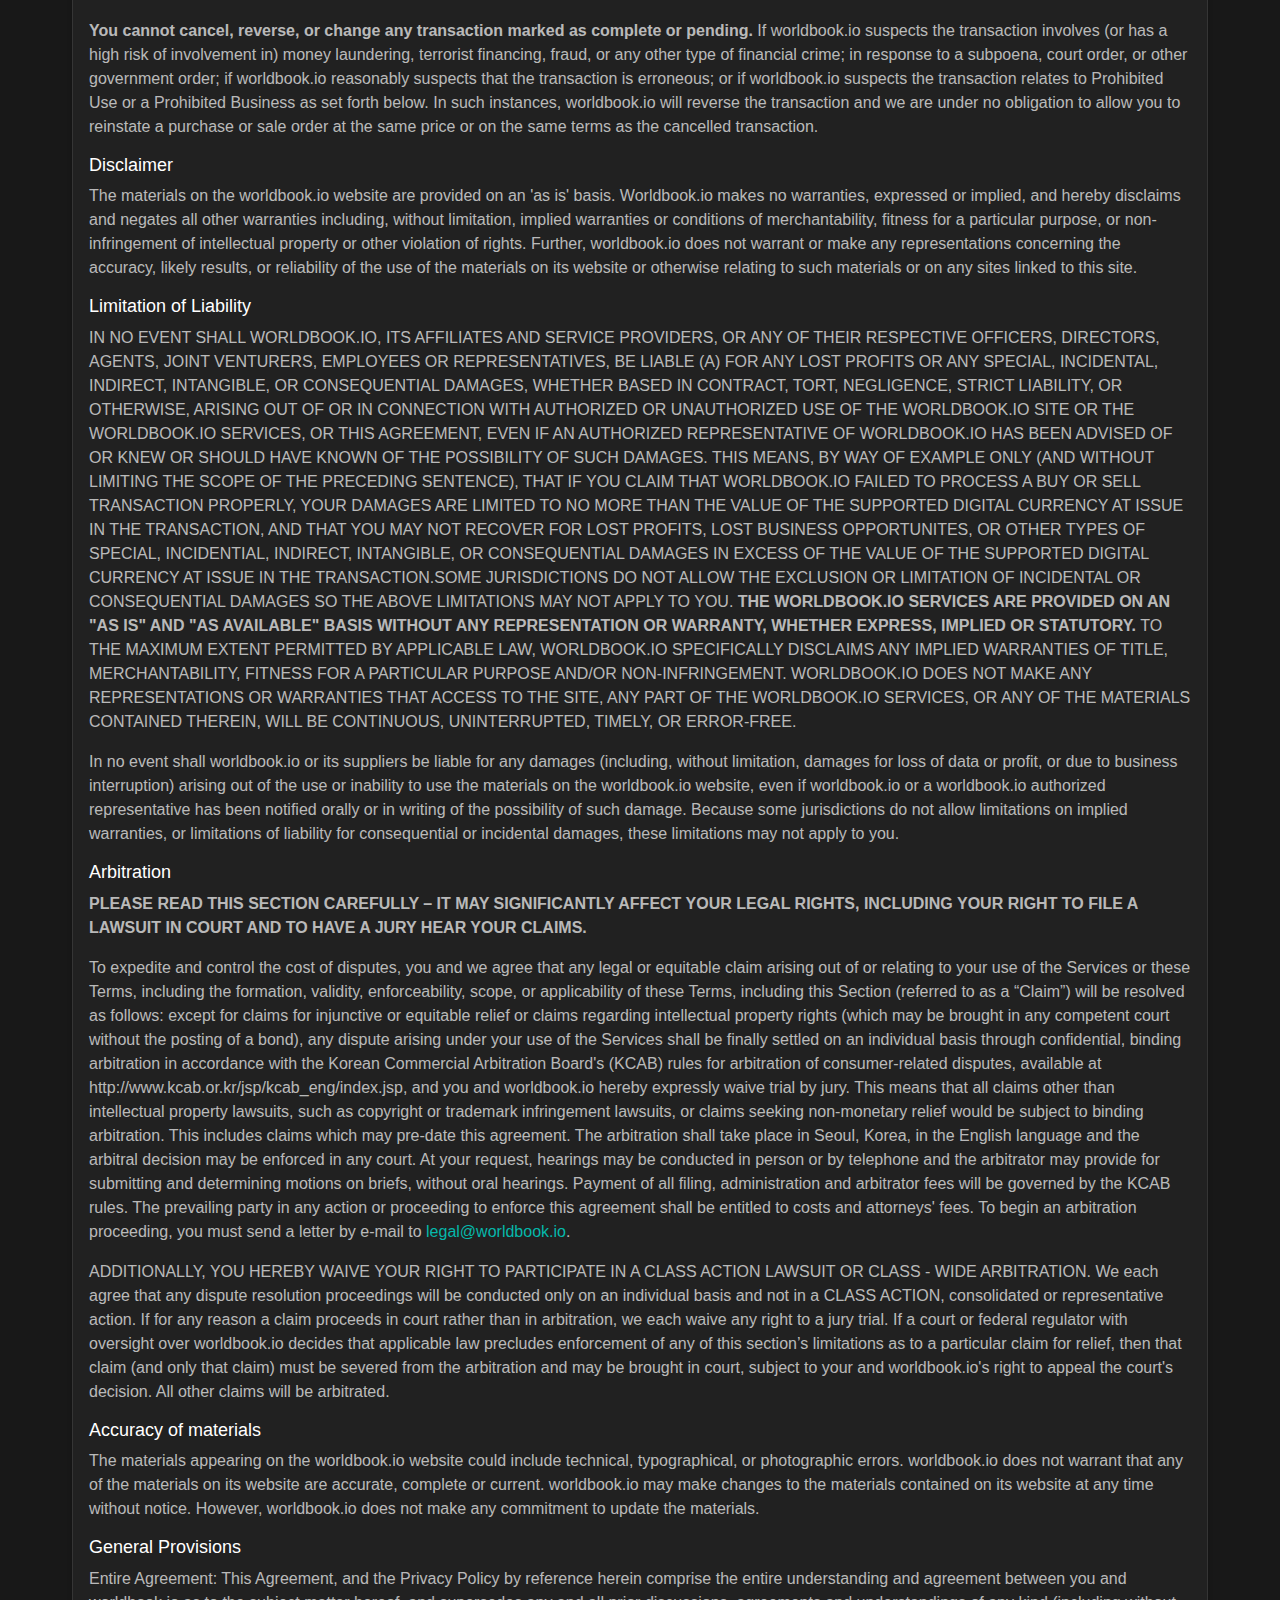
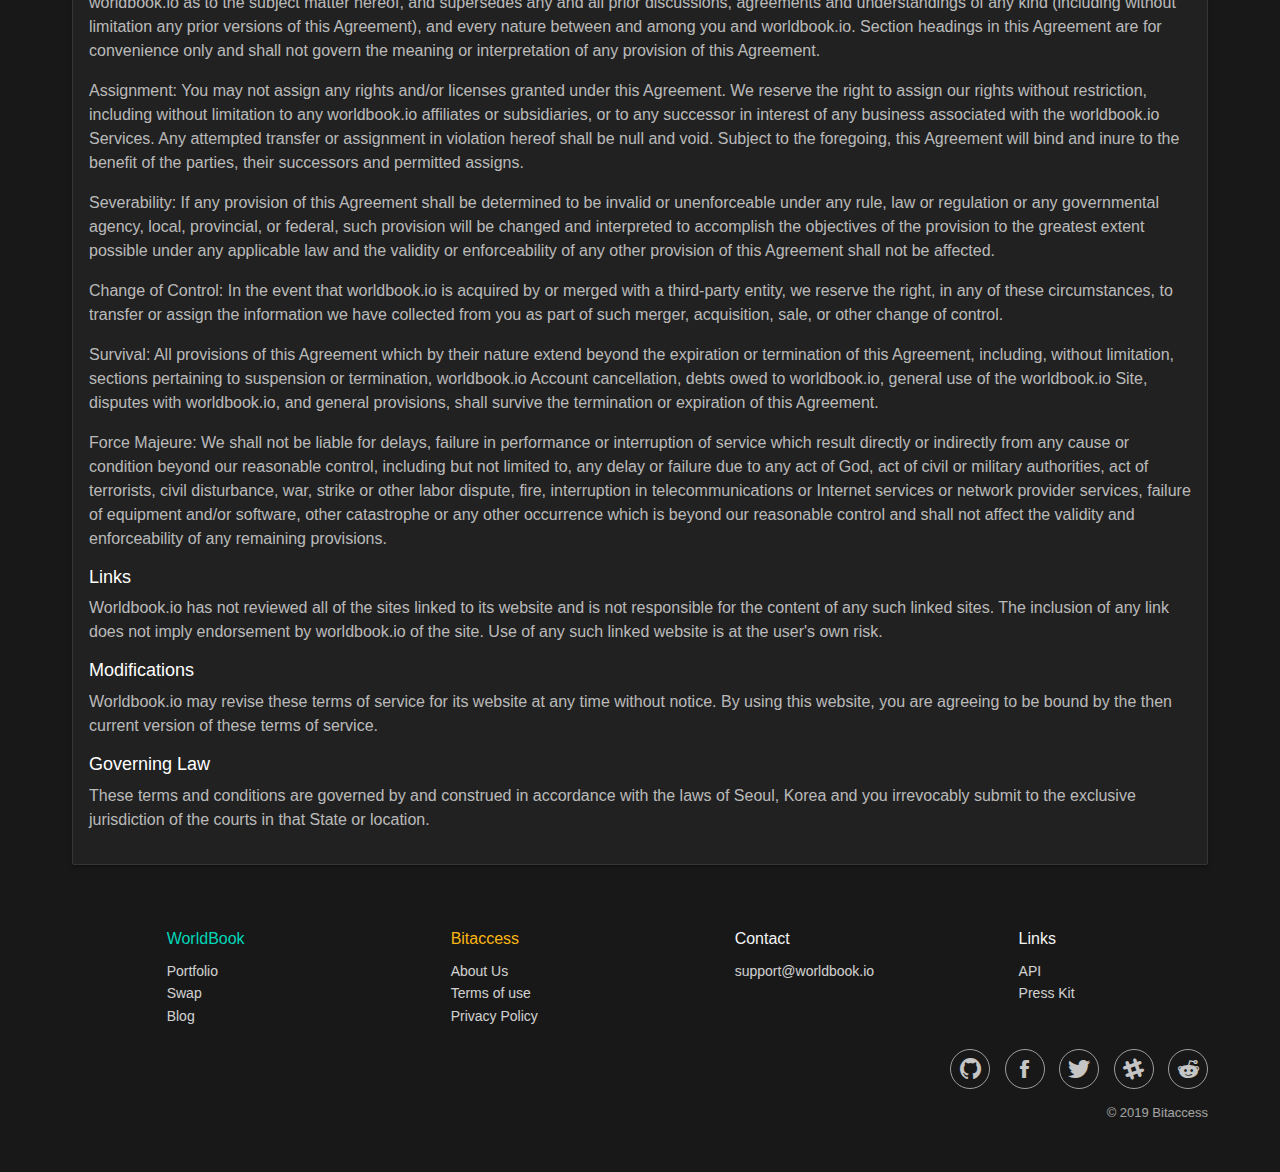
<file: terms.html>
<!DOCTYPE html>
<html lang="en">
<head>
		<meta charSet="utf-8"/>
		<meta name="viewport" content="width=device-width, initial-scale=1"/>
		<link rel="stylesheet" href="libs/ionicons-2.0/css/ionicons.min.css"/>
		<link rel="stylesheet" href="libs/font-awesome-5.5/css/all.min.css"/>
		<link rel="stylesheet" href="css/styles.css"/>
		<title>WorldBook.io</title>
</head>
<body>

		<nav class="eLlwJIShfuWQ navbar navbar-expand-sm navbar-dark">
				<div class="container">
						<a class="text-white navbar-brand active" href="index.html"><img src="img/faast-logo-64x64.4f4a2fc0.png"/>WorldBook.io</a>
						<button type="button" class="navbar-toggler" data-toggle="collapse" data-target="#navbarSupportedContent">
							<span class="navbar-toggler-icon"></span>
						</button>
						<div class="collapse navbar-collapse" id="navbarSupportedContent">
								<ul class="ml-auto navbar-nav">
										<li class="mr-4 nav-item"><a href="#" class="text-light nav-link">Swap</a></li>
										<li class="mr-4 nav-item"><a href="#" class="text-light nav-link">Blog</a></li>
										<li class="mr-4 nav-item"><a href="#" class="nav-link py-1 nav-link"><button class="btn-light btn">Portfolio</button></a></li>
								</ul>
						</div>
				</div>
		</nav>

		<section class="container my-4">
				<div class="card">
						<div class="font-weight-bold card-header">
								<h4>Terms of Use</h4>
						</div>
						<div class="text-muted card-body">
								<div>
										<h5 class="text-white">Terms</h5>
										<p>By accessing the website at https://worldbook.io, you are agreeing to be bound by these terms of service, all applicable laws and regulations, and agree that you are responsible for compliance with any applicable local laws. If you do not agree with any of these terms, you are prohibited from using or accessing this site. The materials contained in this website are protected by applicable copyright and trademark law.</p>
										<p><b>The risk of loss in trading or holding Digital Currency can be substantial. You should therefore carefully consider whether trading or holding Digital Currency is suitable for you in light of your financial condition.</b></p>
								</div>
								<div>
										<h5 class="text-white">Use License</h5>
										<p>Permission is granted to temporarily download one copy of the materials (information or software) on worldbook.io website for personal, non-commercial transitory viewing only. This is the grant of a license, not a transfer of title, and under this license you may not: modify or copy the materials; use the materials for any commercial purpose, or for any public display (commercial or non-commercial); attempt to decompile or reverse engineer any software contained on the worldbook.io website; remove any copyright or other proprietary notations from the materials; or transfer the materials to another person or "mirror" the materials on any other server. This license shall automatically terminate if you violate any of these restrictions and may be terminated by worldbook.io at any time. Upon terminating your viewing of these materials or upon the termination of this license, you must destroy any downloaded materials in your possession whether in electronic or printed format.</p>
								</div>
								<div>
										<h5 class="text-white">Lost Passwords</h5>
										<p><b><u>WARNING: In many cases, a lost or forgotten password can result in the inability to transfer digital currency!</u></b></p>
										<p><b><u>Worldbook.io does not store passwords. IF YOU LOSE YOUR PASSWORD, YOU LOSE ALL ACCESS TO YOUR DIGITAL CURRENCY.</u></b></p>
								</div>
								<div>
										<h5 class="text-white">Eligibility</h5>
										<p>By accessing or using the Site, you represent and warrant that you are at least 18 years old and have not previously been suspended or removed from the Site. You also represent and warrant that you are not a resident of a Restricted Location as listed below. The list of Restricted States is subject to change at any time.</p>
										<p>RESTRICTED LOCATIONS: NORTH KOREA, IRAN, CUBA, NEW YORK STATE (USA), WASHINGTON STATE (USA), NEW HAMPSHIRE (USA)</p>
								</div>
								<div>
										<h5 class="text-white">Third Parties</h5>
										<p>Worldbook.io has no control over, or liability for, the delivery, quality, safety, legality or any other aspect of any goods or services that you may purchase or sell to or from a third party. Worldbook.io is GUI and customers do not trade through our software but are directed to different third-party decentralized exchanges. Worldbook.io is not responsible for ensuring that a buyer or a seller you may transact with will actually complete the transaction or is authorized to do so. If you experience a problem with any goods or services purchased from, or sold to, a third party in connection with Digital Currency transferred using worldbook.io services, or if you have a dispute with such third party, you must resolve the dispute directly with that third party.</p>
								</div>
								<div>
										<h5 class="text-white">Digital Currency Protocols</h5>
										<p>Worldbook.io does not own or control the underlying software protocols which govern the operation of Digital Currencies supported on our platform. In general, the underlying protocols are open source, and anyone can use, copy, modify, and distribute them. By using worldbook.io, you acknowledge and agree (i) that worldbook.io is not responsible for operation of the underlying protocols and that worldbook.io makes no guarantee of their functionality, security, or availability; and (ii) that the underlying protocols are subject to sudden changes in operating rules (a/k/a “forks”), and that such forks may materially affect the value, function, and/or even the name of the Digital Currency. In the event of a fork, you agree that worldbook.io may temporarily suspend worldbook.io operations (with or without advance notice to you) and that worldbook.io may, in its sole discretion, decide whether or not to support (or cease supporting) either branch of the forked protocol entirely. You acknowledge and agree that worldbook.io assumes absolutely no responsibility whatsoever in respect of an unsupported branch of a forked protocol.</p>
								</div>
								<div>
										<h5 class="text-white">Conversion</h5>
										<p>Eligible users in certain jurisdictions may use the worldbook.io interface to assist in the conversion of supported Digital Currency. <b>Worldbook.io is not a counterparty to these conversions.</b> Worldbook.io provides an API or "Application Program Interface" which provides digital currency addresses which are generally used to convert from one digital currency to another. Worldbook.io takes no responsibility if a conversion does not complete as expected. Any disputes should be directed to the owner of the associated digital currency address. The conversions are subject to the worldbook.io "conversion rate" for the given transaction, which are derived from digital currency networks. "Conversion rate" means the price of a given supported Digital Currency amount as quoted on the worldbook.io API, which may be displayed on the worldbook.io website. The conversion rate is stated as a "Price" or as a "Rate," which is the price in terms of Digital Currency at which you may convert a supported Digital Currency on a digital currency network. You acknowledge that the price conversion rate may not be exactly as stated on the worldbook.io website, and that worldbook.io may add a margin or “spread” to the quoted conversion rate. You agree, as a condition of using any worldbook.io conversion Services, to accept the conversion rate as the sole conversion metric. Worldbook.io reserves the right to delay any conversion Service transaction if it perceives a risk of fraud or illegal activity. Worldbook.io does not guarantee the availability of its conversion Service, and the act of converting supported Digital Currency does not result in a guarantee that you may convert your supported Digital Currency again at a later time.</p>
										<p>Each Conversion Service transaction is subject to a fee (a "Conversion Fee"). The applicable Conversion Fee is reflected in the price or rate displayed on the worldbook.io site.</p>
										<p><b>You cannot cancel, reverse, or change any transaction marked as complete or pending.</b> If worldbook.io suspects the transaction involves (or has a high risk of involvement in) money laundering, terrorist financing, fraud, or any other type of financial crime; in response to a subpoena, court order, or other government order; if worldbook.io reasonably suspects that the transaction is erroneous; or if worldbook.io suspects the transaction relates to Prohibited Use or a Prohibited Business as set forth below. In such instances, worldbook.io will reverse the transaction and we are under no obligation to allow you to reinstate a purchase or sale order at the same price or on the same terms as the cancelled transaction.</p>
								</div>
								<div>
										<h5 class="text-white">Disclaimer</h5>
										<p>The materials on the worldbook.io website are provided on an 'as is' basis. Worldbook.io makes no warranties, expressed or implied, and hereby disclaims and negates all other warranties including, without limitation, implied warranties or conditions of merchantability, fitness for a particular purpose, or non-infringement of intellectual property or other violation of rights. Further, worldbook.io does not warrant or make any representations concerning the accuracy, likely results, or reliability of the use of the materials on its website or otherwise relating to such materials or on any sites linked to this site.</p>
								</div>
								<div>
										<h5 class="text-white">Limitation of Liability</h5>
										<p>IN NO EVENT SHALL WORLDBOOK.IO, ITS AFFILIATES AND SERVICE PROVIDERS, OR ANY OF THEIR RESPECTIVE OFFICERS, DIRECTORS, AGENTS, JOINT VENTURERS, EMPLOYEES OR REPRESENTATIVES, BE LIABLE (A) FOR ANY LOST PROFITS OR ANY SPECIAL, INCIDENTAL, INDIRECT, INTANGIBLE, OR CONSEQUENTIAL DAMAGES, WHETHER BASED IN CONTRACT, TORT, NEGLIGENCE, STRICT LIABILITY, OR OTHERWISE, ARISING OUT OF OR IN CONNECTION WITH AUTHORIZED OR UNAUTHORIZED USE OF THE WORLDBOOK.IO SITE OR THE WORLDBOOK.IO SERVICES, OR THIS AGREEMENT, EVEN IF AN AUTHORIZED REPRESENTATIVE OF WORLDBOOK.IO HAS BEEN ADVISED OF OR KNEW OR SHOULD HAVE KNOWN OF THE POSSIBILITY OF SUCH DAMAGES. THIS MEANS, BY WAY OF EXAMPLE ONLY (AND WITHOUT LIMITING THE SCOPE OF THE PRECEDING SENTENCE), THAT IF YOU CLAIM THAT WORLDBOOK.IO FAILED TO PROCESS A BUY OR SELL TRANSACTION PROPERLY, YOUR DAMAGES ARE LIMITED TO NO MORE THAN THE VALUE OF THE SUPPORTED DIGITAL CURRENCY AT ISSUE IN THE TRANSACTION, AND THAT YOU MAY NOT RECOVER FOR LOST PROFITS, LOST BUSINESS OPPORTUNITES, OR OTHER TYPES OF SPECIAL, INCIDENTIAL, INDIRECT, INTANGIBLE, OR CONSEQUENTIAL DAMAGES IN EXCESS OF THE VALUE OF THE SUPPORTED DIGITAL CURRENCY AT ISSUE IN THE TRANSACTION.SOME JURISDICTIONS DO NOT ALLOW THE EXCLUSION OR LIMITATION OF INCIDENTAL OR CONSEQUENTIAL DAMAGES SO THE ABOVE LIMITATIONS MAY NOT APPLY TO YOU. <b>THE WORLDBOOK.IO SERVICES ARE PROVIDED ON AN "AS IS" AND "AS AVAILABLE" BASIS WITHOUT ANY REPRESENTATION OR WARRANTY, WHETHER EXPRESS, IMPLIED OR STATUTORY.</b> TO THE MAXIMUM EXTENT PERMITTED BY APPLICABLE LAW, WORLDBOOK.IO SPECIFICALLY DISCLAIMS ANY IMPLIED WARRANTIES OF TITLE, MERCHANTABILITY, FITNESS FOR A PARTICULAR PURPOSE AND/OR NON-INFRINGEMENT. WORLDBOOK.IO DOES NOT MAKE ANY REPRESENTATIONS OR WARRANTIES THAT ACCESS TO THE SITE, ANY PART OF THE WORLDBOOK.IO SERVICES, OR ANY OF THE MATERIALS CONTAINED THEREIN, WILL BE CONTINUOUS, UNINTERRUPTED, TIMELY, OR ERROR-FREE.</p>
										<p>In no event shall worldbook.io or its suppliers be liable for any damages (including, without limitation, damages for loss of data or profit, or due to business interruption) arising out of the use or inability to use the materials on the worldbook.io website, even if worldbook.io or a worldbook.io authorized representative has been notified orally or in writing of the possibility of such damage. Because some jurisdictions do not allow limitations on implied warranties, or limitations of liability for consequential or incidental damages, these limitations may not apply to you.</p>
								</div>
								<div>
										<h5 class="text-white">Arbitration</h5>
										<p><b>PLEASE READ THIS SECTION CAREFULLY – IT MAY SIGNIFICANTLY AFFECT YOUR LEGAL RIGHTS, INCLUDING YOUR RIGHT TO FILE A LAWSUIT IN COURT AND TO HAVE A JURY HEAR YOUR CLAIMS.</b></p>
										<p>To expedite and control the cost of disputes, you and we agree that any legal or equitable claim arising out of or relating to your use of the Services or these Terms, including the formation, validity, enforceability, scope, or applicability of these Terms, including this Section (referred to as a “Claim”) will be resolved as follows: except for claims for injunctive or equitable relief or claims regarding intellectual property rights (which may be brought in any competent court without the posting of a bond), any dispute arising under your use of the Services shall be finally settled on an individual basis through confidential, binding arbitration in accordance with the Korean Commercial Arbitration Board's (KCAB) rules for arbitration of consumer-related disputes, available at http://www.kcab.or.kr/jsp/kcab_eng/index.jsp, and you and worldbook.io hereby expressly waive trial by jury. This means that all claims other than intellectual property lawsuits, such as copyright or trademark infringement lawsuits, or claims seeking non-monetary relief would be subject to binding arbitration. This includes claims which may pre-date this agreement. The arbitration shall take place in Seoul, Korea, in the English language and the arbitral decision may be enforced in any court. At your request, hearings may be conducted in person or by telephone and the arbitrator may provide for submitting and determining motions on briefs, without oral hearings. Payment of all filing, administration and arbitrator fees will be governed by the KCAB rules. The prevailing party in any action or proceeding to enforce this agreement shall be entitled to costs and attorneys' fees. To begin an arbitration proceeding, you must send a letter by e-mail to <a href="mailto:legal@worldbook.io">legal@worldbook.io</a>.</p>
										<p>ADDITIONALLY, YOU HEREBY WAIVE YOUR RIGHT TO PARTICIPATE IN A CLASS ACTION LAWSUIT OR CLASS - WIDE ARBITRATION. We each agree that any dispute resolution proceedings will be conducted only on an individual basis and not in a CLASS ACTION, consolidated or representative action. If for any reason a claim proceeds in court rather than in arbitration, we each waive any right to a jury trial. If a court or federal regulator with oversight over worldbook.io decides that applicable law precludes enforcement of any of this section’s limitations as to a particular claim for relief, then that claim (and only that claim) must be severed from the arbitration and may be brought in court, subject to your and worldbook.io's right to appeal the court's decision. All other claims will be arbitrated.</p>
								</div>
								<div>
										<h5 class="text-white">Accuracy of materials</h5>
										<p>The materials appearing on the worldbook.io website could include technical, typographical, or photographic errors. worldbook.io does not warrant that any of the materials on its website are accurate, complete or current. worldbook.io may make changes to the materials contained on its website at any time without notice. However, worldbook.io does not make any commitment to update the materials.</p>
								</div>
								<div>
										<h5 class="text-white">General Provisions</h5>
										<p>Entire Agreement: This Agreement, and the Privacy Policy by reference herein comprise the entire understanding and agreement between you and worldbook.io as to the subject matter hereof, and supersedes any and all prior discussions, agreements and understandings of any kind (including without limitation any prior versions of this Agreement), and every nature between and among you and worldbook.io. Section headings in this Agreement are for convenience only and shall not govern the meaning or interpretation of any provision of this Agreement.</p>
										<p>Assignment: You may not assign any rights and/or licenses granted under this Agreement. We reserve the right to assign our rights without restriction, including without limitation to any worldbook.io affiliates or subsidiaries, or to any successor in interest of any business associated with the worldbook.io Services. Any attempted transfer or assignment in violation hereof shall be null and void. Subject to the foregoing, this Agreement will bind and inure to the benefit of the parties, their successors and permitted assigns.</p>
										<p>Severability: If any provision of this Agreement shall be determined to be invalid or unenforceable under any rule, law or regulation or any governmental agency, local, provincial, or federal, such provision will be changed and interpreted to accomplish the objectives of the provision to the greatest extent possible under any applicable law and the validity or enforceability of any other provision of this Agreement shall not be affected.</p>
										<p>Change of Control: In the event that worldbook.io is acquired by or merged with a third-party entity, we reserve the right, in any of these circumstances, to transfer or assign the information we have collected from you as part of such merger, acquisition, sale, or other change of control.</p>
										<p>Survival: All provisions of this Agreement which by their nature extend beyond the expiration or termination of this Agreement, including, without limitation, sections pertaining to suspension or termination, worldbook.io Account cancellation, debts owed to worldbook.io, general use of the worldbook.io Site, disputes with worldbook.io, and general provisions, shall survive the termination or expiration of this Agreement.</p>
										<p>Force Majeure: We shall not be liable for delays, failure in performance or interruption of service which result directly or indirectly from any cause or condition beyond our reasonable control, including but not limited to, any delay or failure due to any act of God, act of civil or military authorities, act of terrorists, civil disturbance, war, strike or other labor dispute, fire, interruption in telecommunications or Internet services or network provider services, failure of equipment and/or software, other catastrophe or any other occurrence which is beyond our reasonable control and shall not affect the validity and enforceability of any remaining provisions.</p>
								</div>
								<div>
										<h5 class="text-white">Links</h5>
										<p>Worldbook.io has not reviewed all of the sites linked to its website and is not responsible for the content of any such linked sites. The inclusion of any link does not imply endorsement by worldbook.io of the site. Use of any such linked website is at the user's own risk.</p>
								</div>
								<div>
										<h5 class="text-white">Modifications</h5>
										<p>Worldbook.io may revise these terms of service for its website at any time without notice. By using this website, you are agreeing to be bound by the then current version of these terms of service.</p>
								</div>
								<div>
										<h5 class="text-white">Governing Law</h5>
										<p>These terms and conditions are governed by and construed in accordance with the laws of Seoul, Korea and you irrevocably submit to the exclusive jurisdiction of the courts in that State or location.</p>
								</div>
						</div>
				</div>
		</section>

		<footer class="footer-clean">
				<div class="container">
						<div class="row no-gutters">
								<div class="col-6 col-sm-6 col-md-2 col-xl-2 offset-xl-1 item">
										<h3 style="color:#00d7b8">WorldBook</h3>
										<ul>
												<li><a class="text-white" href="#" target="_blank noopener noreferrer">Portfolio</a></li>
												<li><a class="text-white" href="#" target="_blank noopener noreferrer">Swap</a></li>
												<li><a class="text-white" href="#" target="_blank noopener noreferrer">Blog</a></li>
										</ul>
								</div>
								<div class="col-6 col-sm-6 col-md-2 col-xl-2 offset-md-1 offset-xl-1 item">
										<h3 style="color:rgb(251,181,18)">Bitaccess</h3>
										<ul>
												<li><a class="text-white" href="#" target="_blank noopener noreferrer">About Us</a></li>
												<li><a class="text-white" href="terms.html" target="_blank noopener noreferrer">Terms of use</a></li>
												<li><a class="text-white" href="privacy.html" target="_blank noopener noreferrer">Privacy Policy</a></li>
										</ul>
								</div>
								<div class="col-6 col-sm-6 col-md-2 col-xl-2 offset-md-2 offset-xl-1 item">
										<h3 class="text-light">Contact</h3>
										<ul>
												<li><a class="text-white" href="mailto:support@worldbook.io">support@worldbook.io</a></li>
										</ul>
								</div>
								<div class="col-6 col-sm-6 col-md-2 col-xl-2 offset-md-1 offset-xl-1 item">
										<h3 class="text-light">Links</h3>
										<ul>
												<li><a class="text-white" href="#" target="_blank noopener noreferrer">API</a></li>
												<li><a class="text-white" href="#" target="_blank noopener noreferrer">Press Kit</a></li>
												<li></li>
										</ul>
								</div>
								<div class="col-lg-12 col-xl-12 offset-lg-0 offset-xl-0 item social text-white">
										<a href="#"><i class="icon ion-social-github"></i></a>
										<a href="#" target="_blank noopener noreferrer"><i class="icon ion-social-facebook"></i></a>
										<a href="#"><i class="icon ion-social-twitter"></i></a>
										<a href="#" target="_blank noopener noreferrer"><i class="fab fa-slack-hash"></i></a>
										<a href="#" target="_blank noopener noreferrer"><i class="icon ion-social-reddit"></i></a>
										<p class="lead text-white copyright">© 2019 Bitaccess</p>
								</div>
						</div>
				</div>
		</footer>

		<script src="https://code.jquery.com/jquery-3.3.1.slim.min.js" integrity="sha384-q8i/X+965DzO0rT7abK41JStQIAqVgRVzpbzo5smXKp4YfRvH+8abtTE1Pi6jizo" crossorigin="anonymous"></script>
		<script src="https://cdnjs.cloudflare.com/ajax/libs/popper.js/1.14.7/umd/popper.min.js" integrity="sha384-UO2eT0CpHqdSJQ6hJty5KVphtPhzWj9WO1clHTMGa3JDZwrnQq4sF86dIHNDz0W1" crossorigin="anonymous"></script>
		<script src="https://stackpath.bootstrapcdn.com/bootstrap/4.3.1/js/bootstrap.min.js" integrity="sha384-JjSmVgyd0p3pXB1rRibZUAYoIIy6OrQ6VrjIEaFf/nJGzIxFDsf4x0xIM+B07jRM" crossorigin="anonymous"></script>
		
</body>
</html>
</file>
